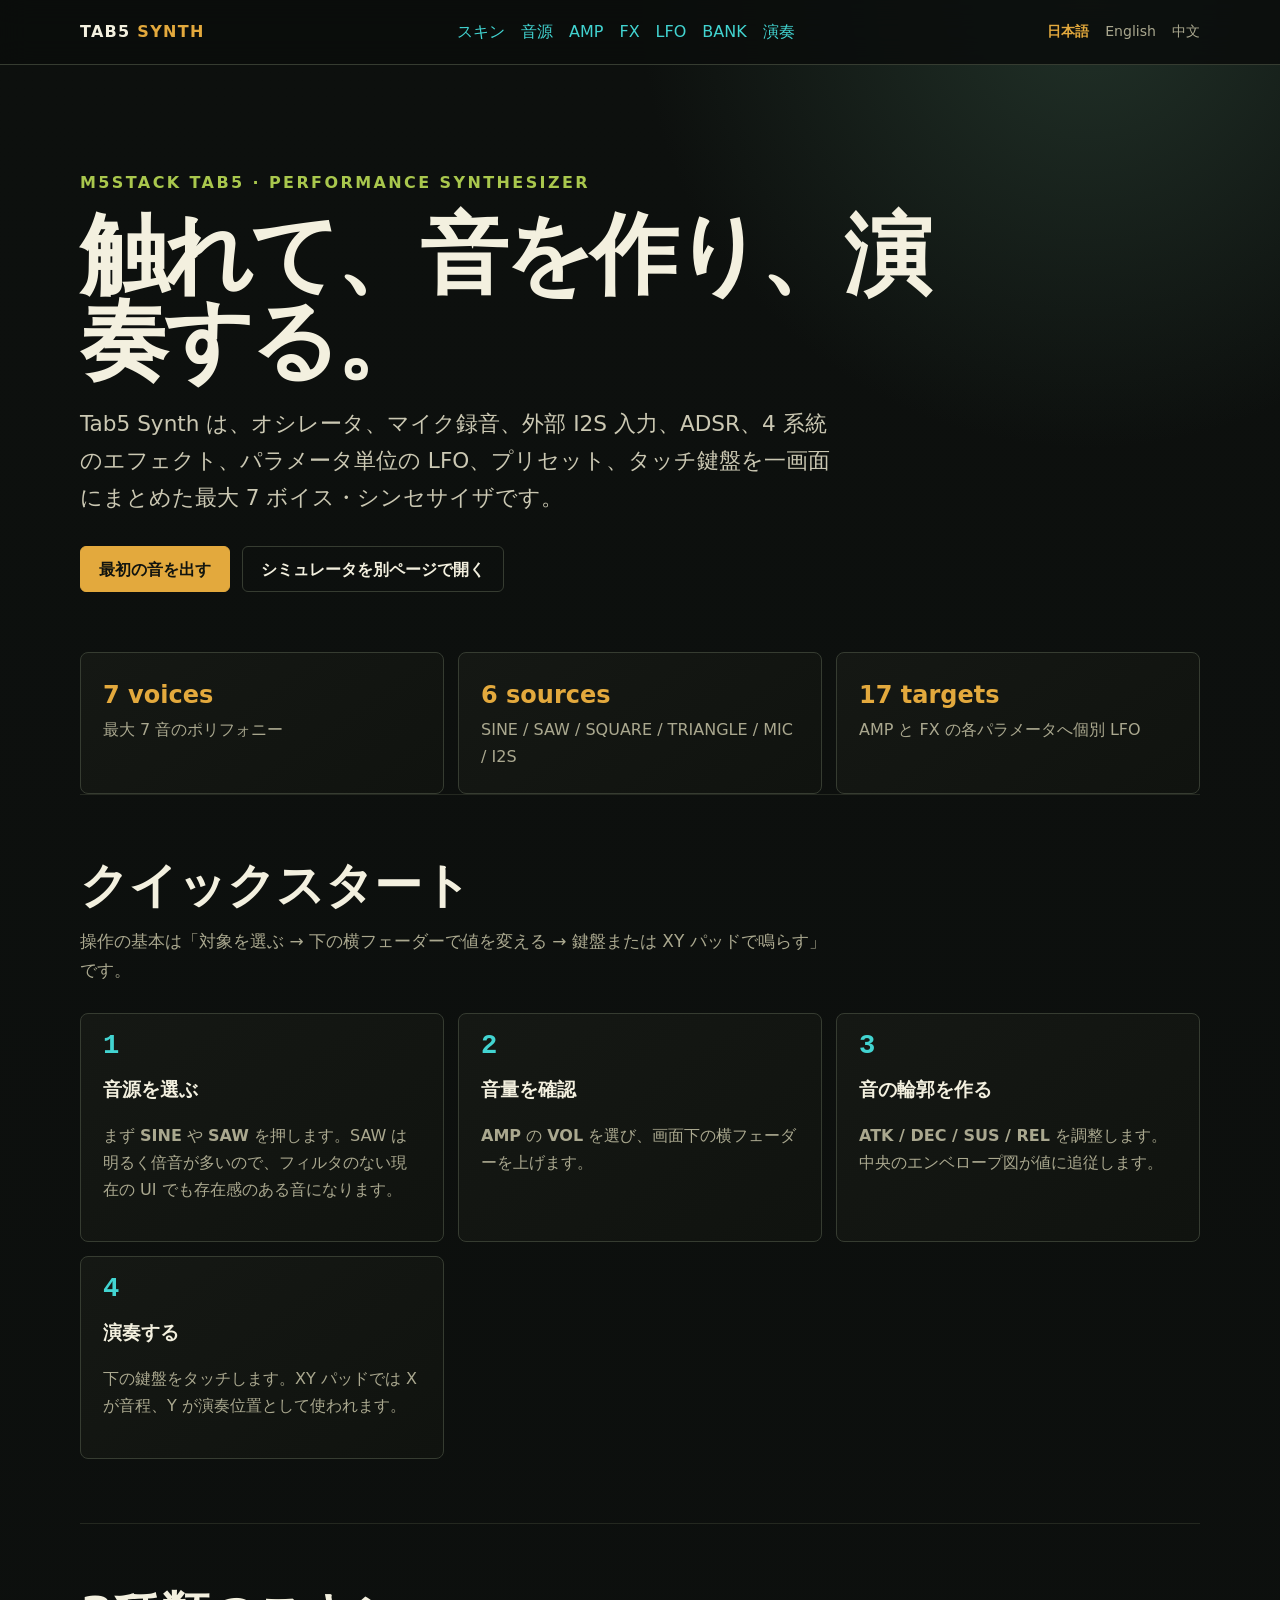
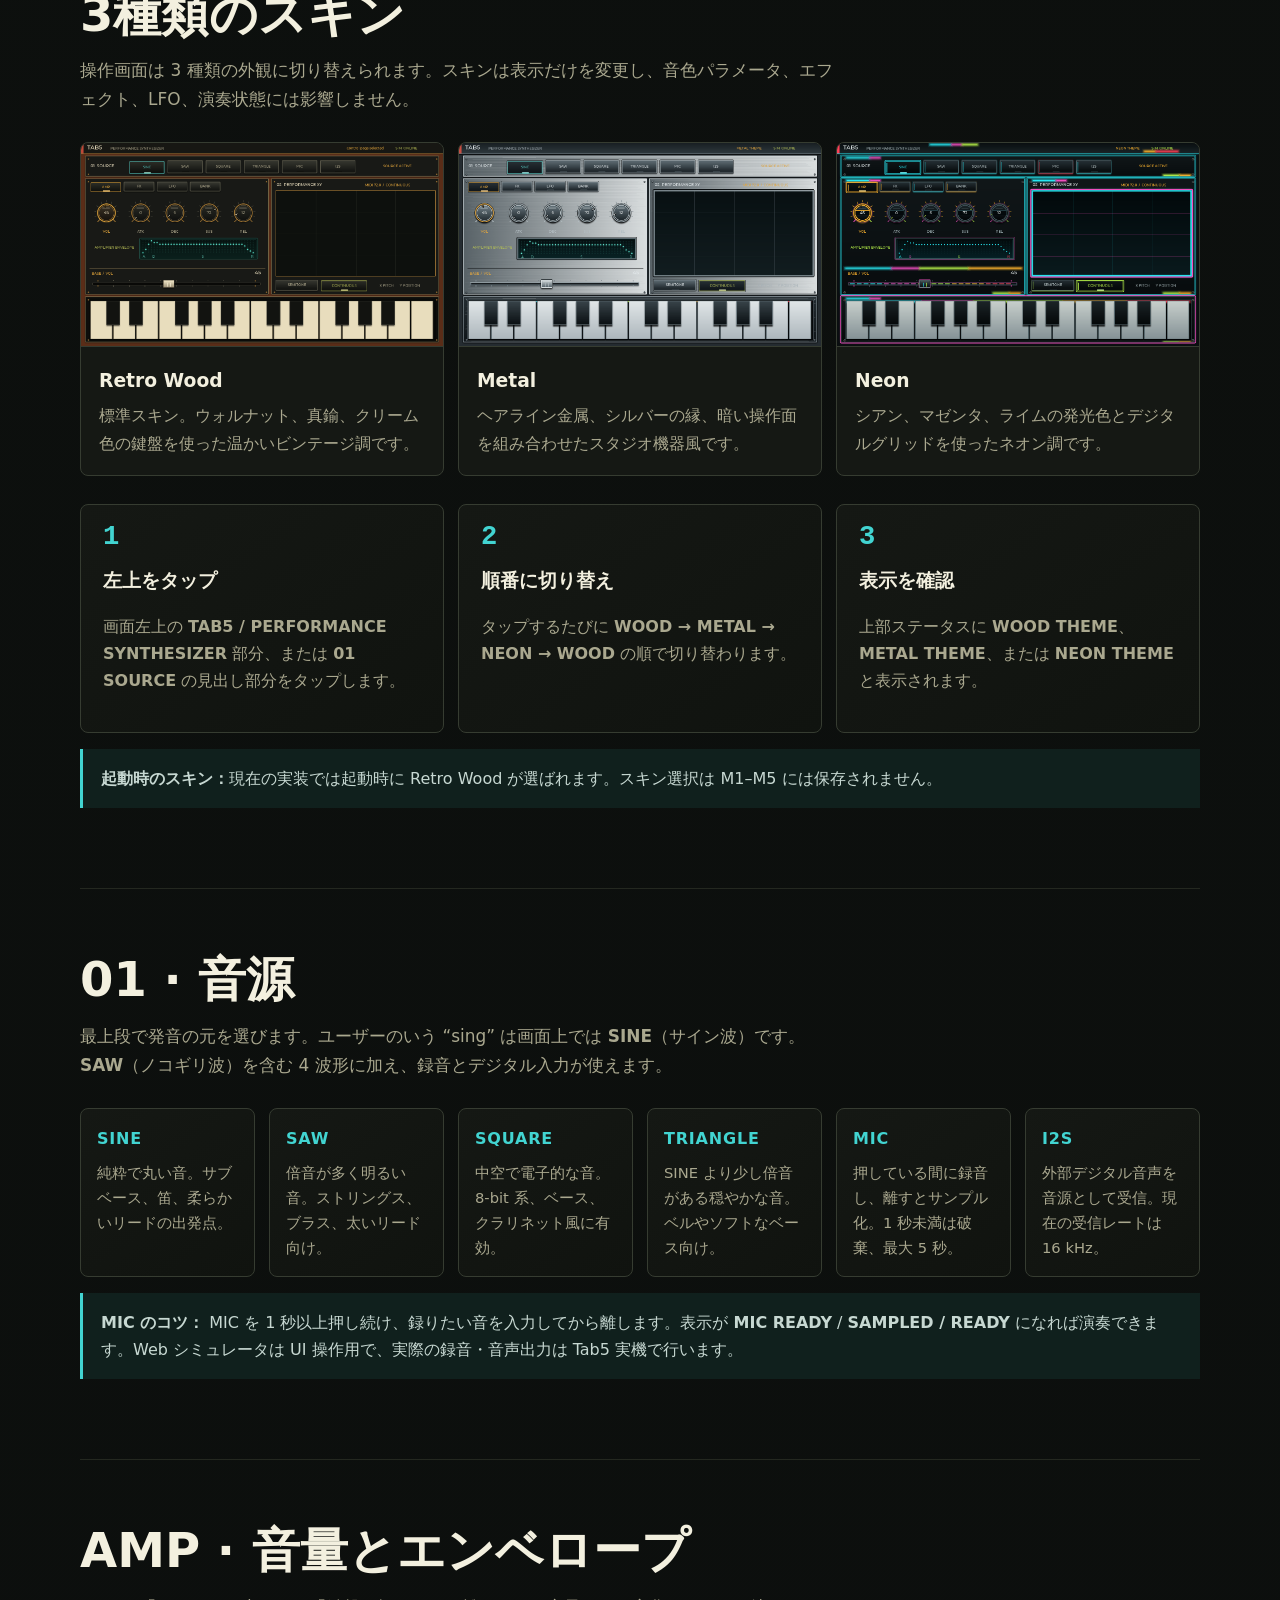
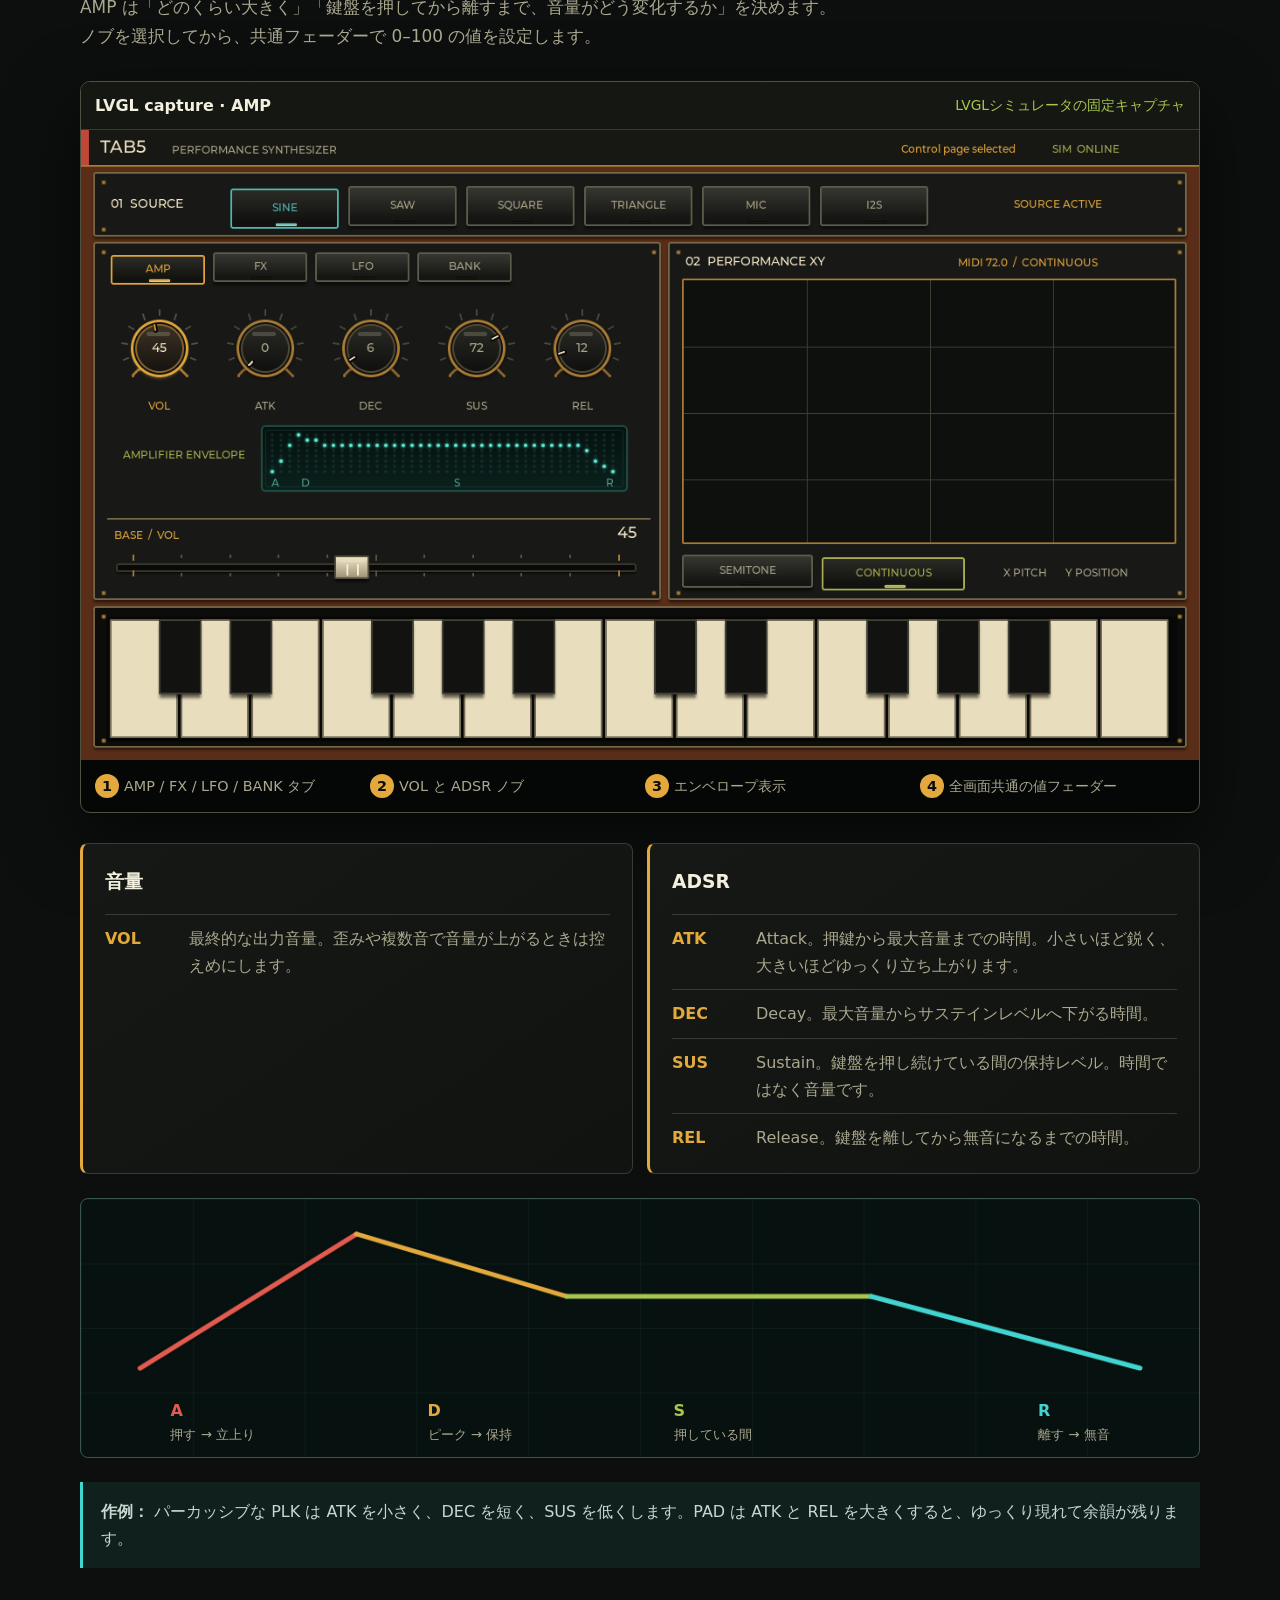
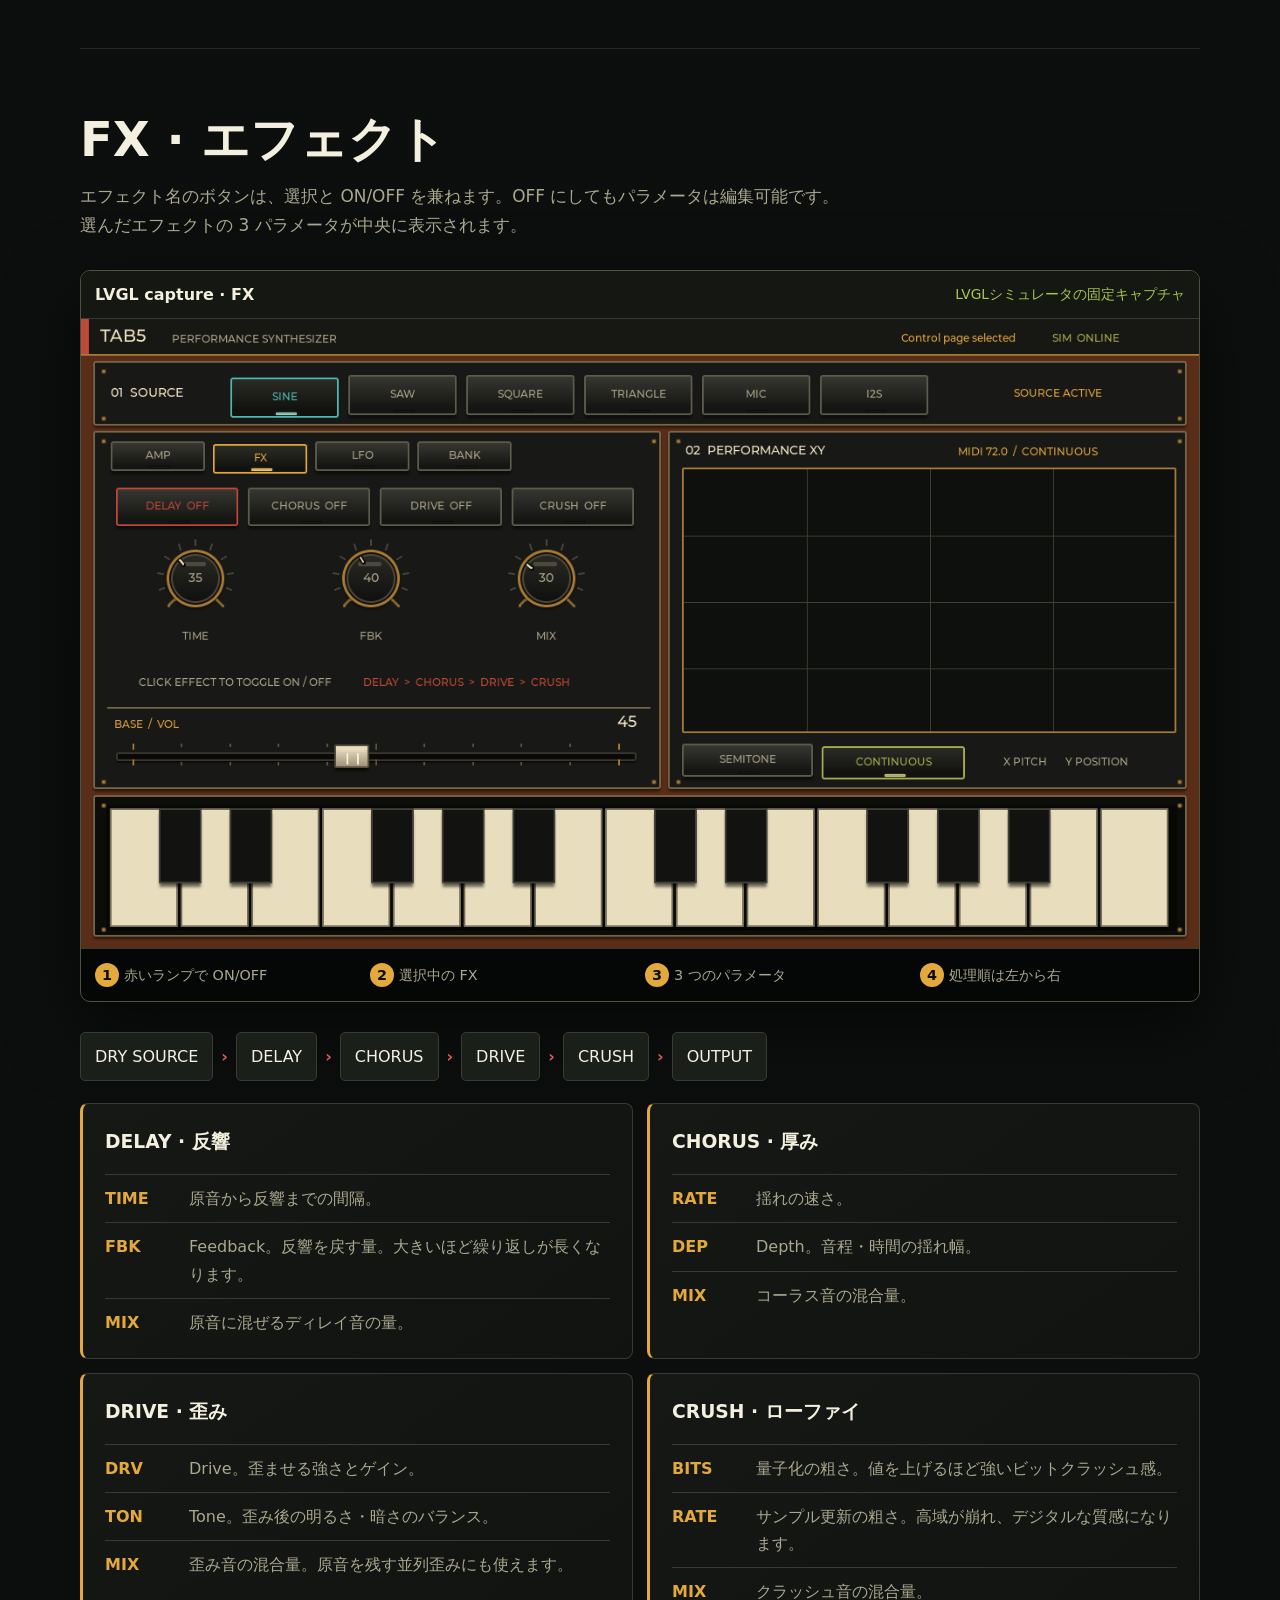
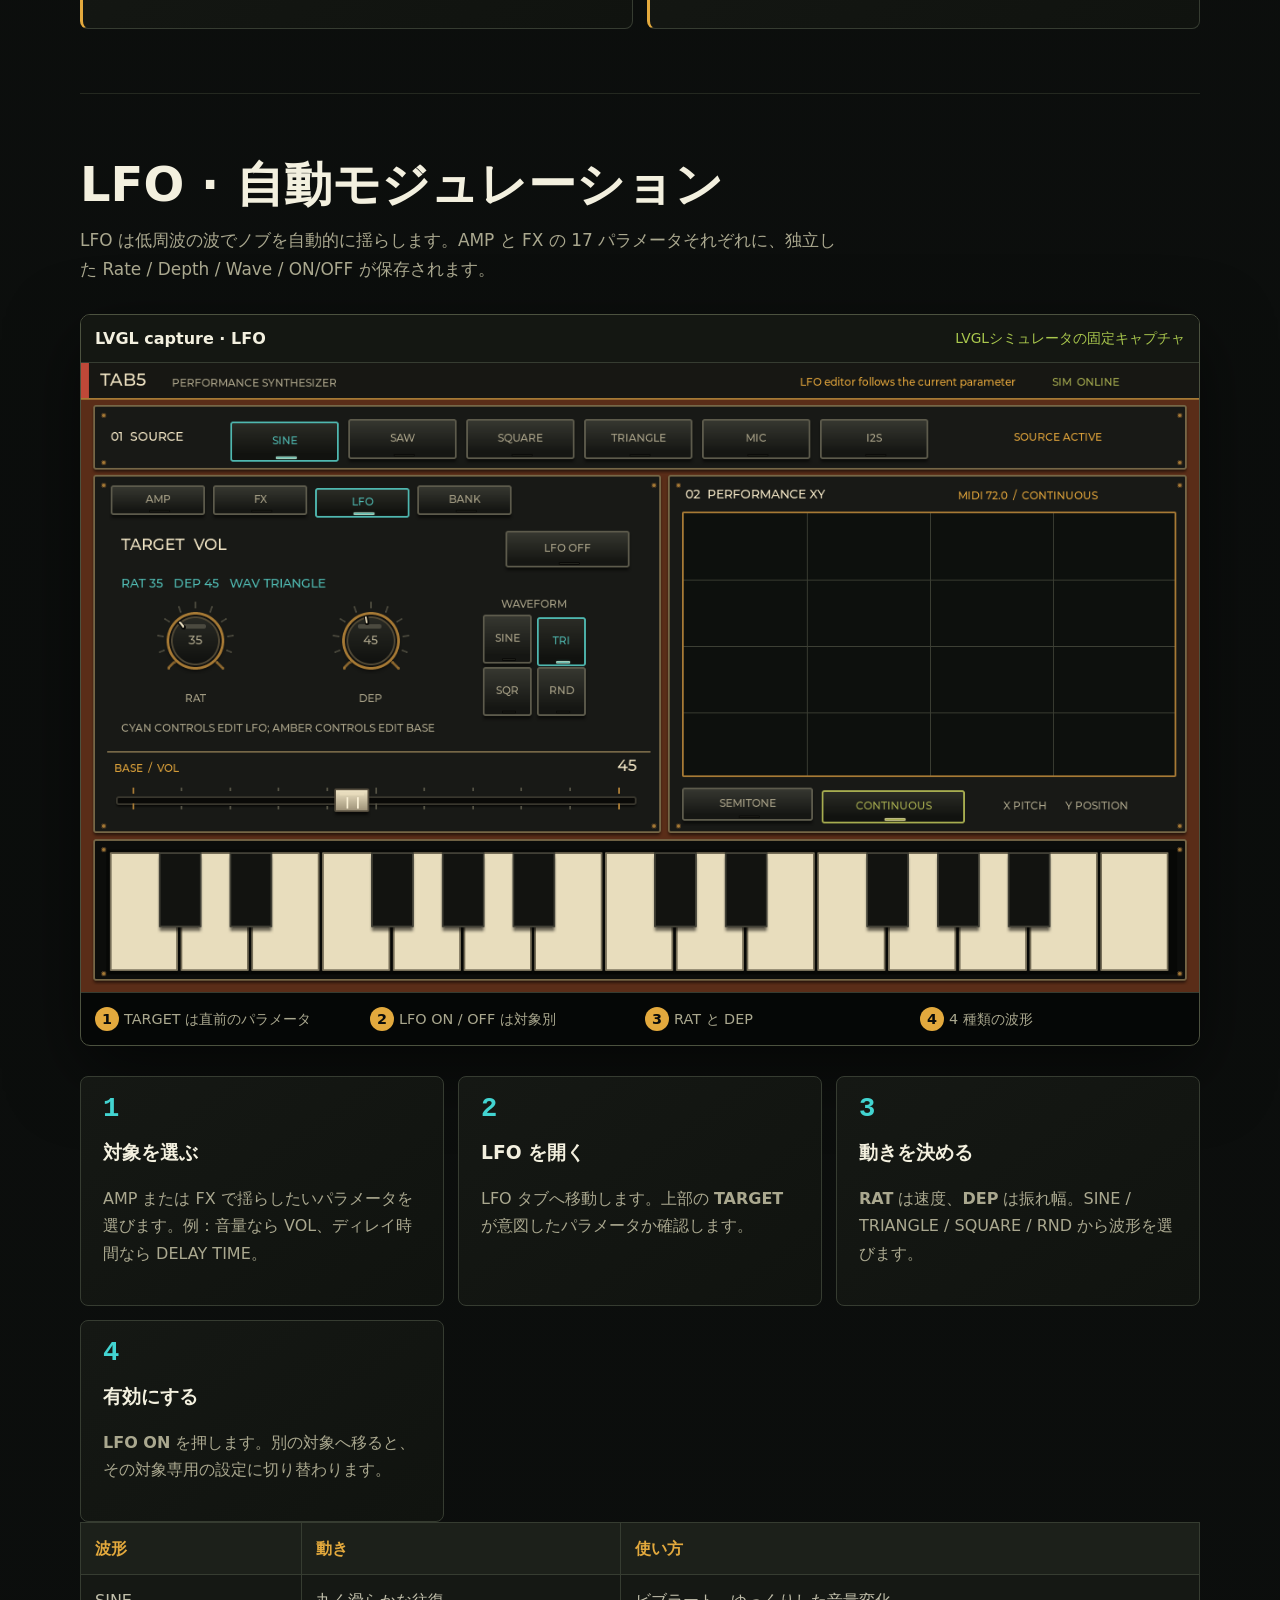
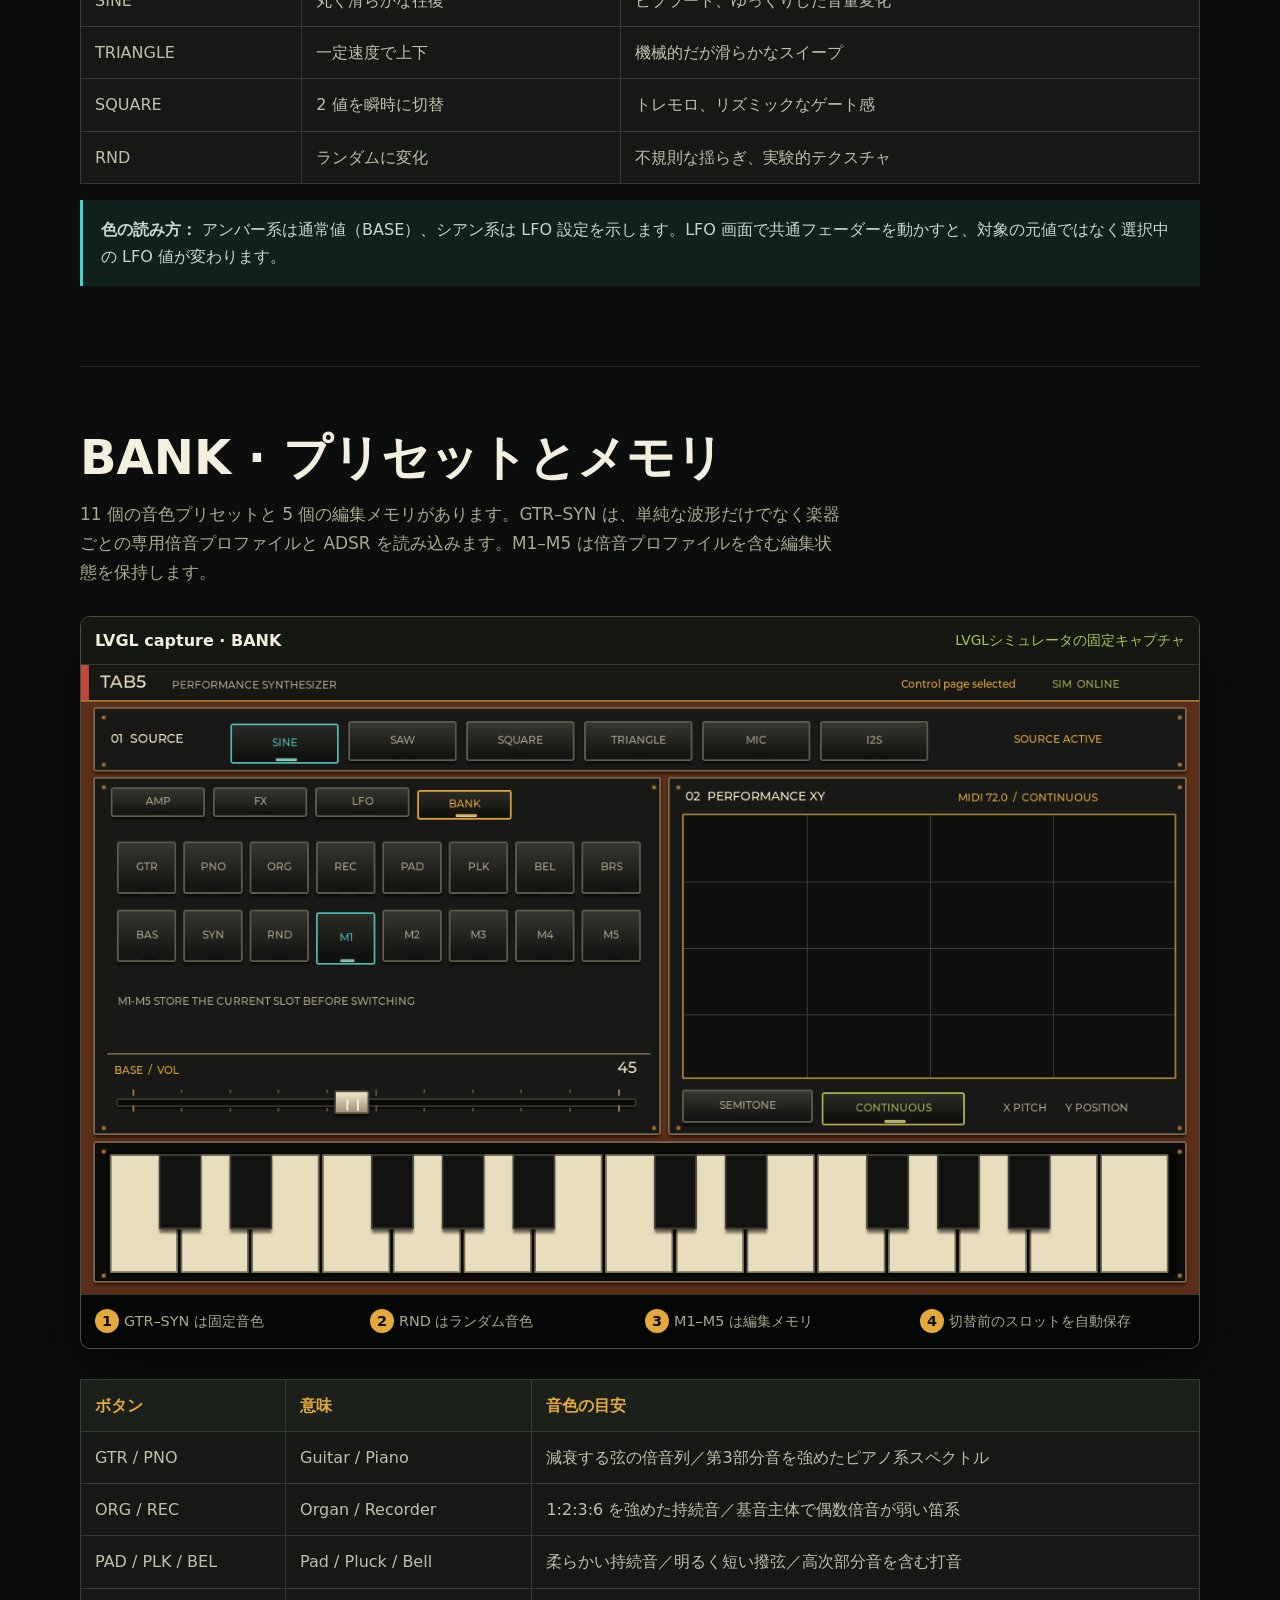
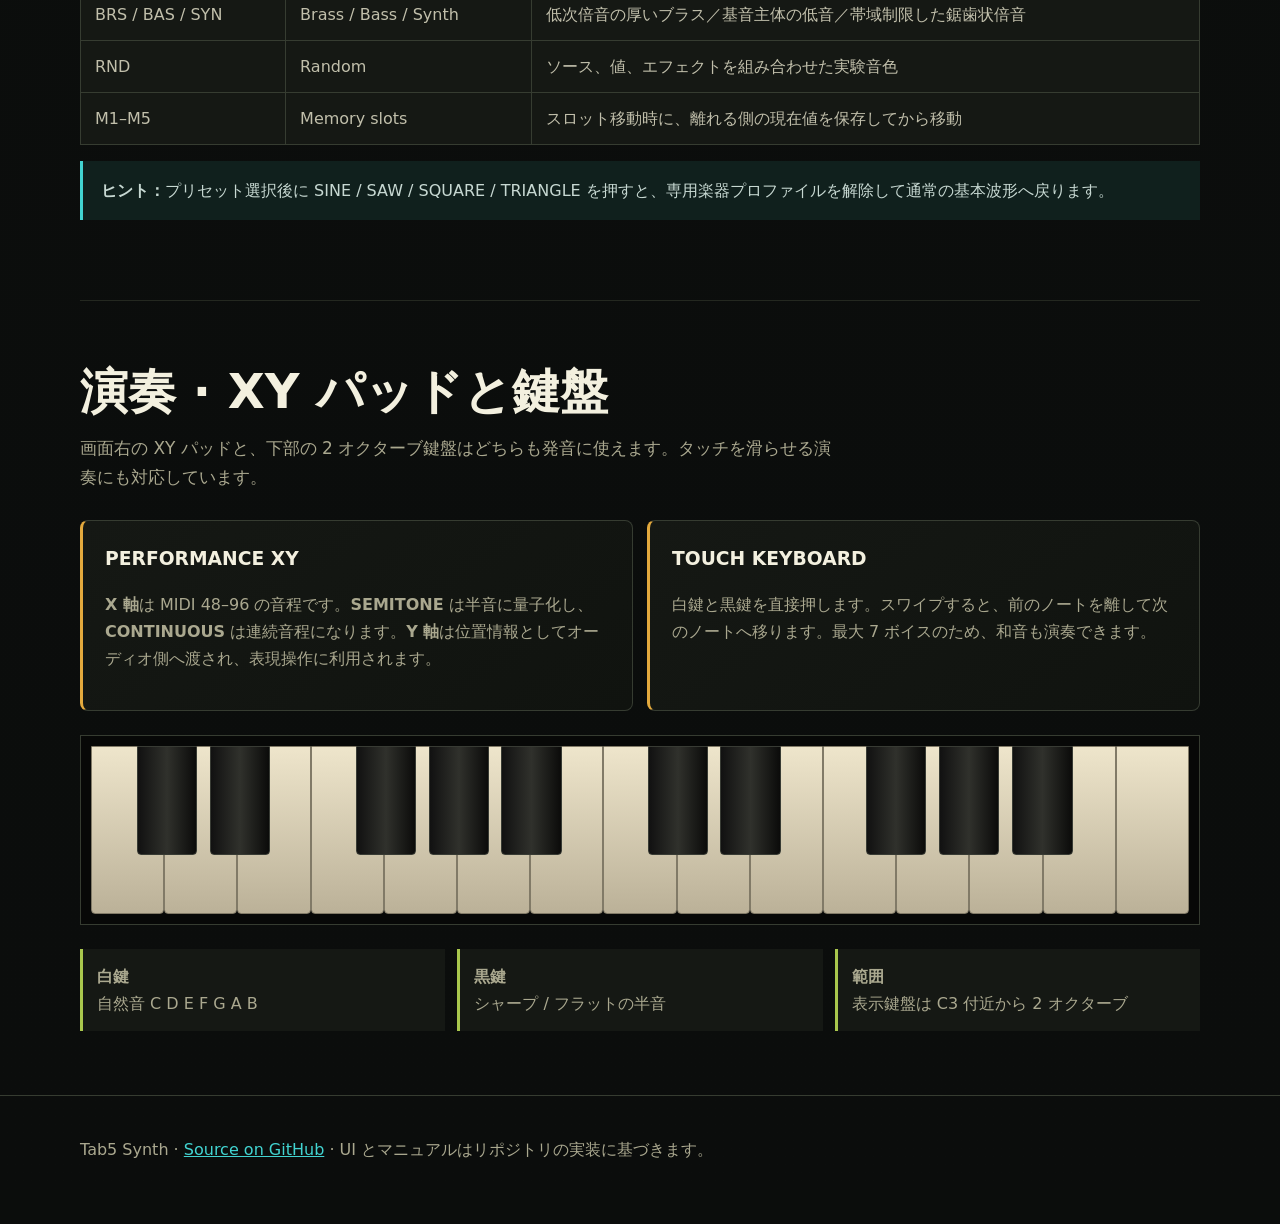
<file: docs/index.html>
<!doctype html>
<html lang="ja">
<head>
  <meta charset="utf-8">
  <meta name="viewport" content="width=device-width, initial-scale=1">
  <meta name="description" content="M5Stack Tab5 Synth の日本語ユーザーマニュアル。音源、AMP、FX、LFO、BANK、XY パッド、鍵盤を図解します。">
  <title>Tab5 Synth ユーザーマニュアル</title>
  <link rel="stylesheet" href="assets/manual.css?v=20260723-4">
</head>
<body>
  <header class="site-header">
    <nav class="nav" aria-label="メインナビゲーション">
      <a class="brand" href="#top">TAB5 <span>SYNTH</span></a>
      <div class="nav-links">
        <a href="#skins">スキン</a><a href="#sources">音源</a><a href="#amp">AMP</a><a href="#fx">FX</a>
        <a href="#lfo">LFO</a><a href="#bank">BANK</a><a href="#performance">演奏</a>
      </div>
      <div class="languages" aria-label="言語">
        <a href="./" aria-current="page">日本語</a><a href="en/">English</a><a href="zh/">中文</a>
      </div>
    </nav>
  </header>

  <main id="top">
    <div class="hero">
      <p class="eyebrow">M5Stack Tab5 · Performance Synthesizer</p>
      <h1>触れて、音を作り、演奏する。</h1>
      <p class="lede">Tab5 Synth は、オシレータ、マイク録音、外部 I2S 入力、ADSR、4 系統のエフェクト、パラメータ単位の LFO、プリセット、タッチ鍵盤を一画面にまとめた最大 7 ボイス・シンセサイザです。</p>
      <div class="hero-actions">
        <a class="button" href="#quickstart">最初の音を出す</a>
        <a class="button secondary" href="simulator.html" target="_blank" rel="noopener">シミュレータを別ページで開く</a>
      </div>
    </div>

    <div class="facts" aria-label="主な仕様">
      <div class="fact"><strong>7 voices</strong><span>最大 7 音のポリフォニー</span></div>
      <div class="fact"><strong>6 sources</strong><span>SINE / SAW / SQUARE / TRIANGLE / MIC / I2S</span></div>
      <div class="fact"><strong>17 targets</strong><span>AMP と FX の各パラメータへ個別 LFO</span></div>
    </div>

    <section id="quickstart">
      <h2>クイックスタート</h2>
      <p class="section-intro">操作の基本は「対象を選ぶ → 下の横フェーダーで値を変える → 鍵盤または XY パッドで鳴らす」です。</p>
      <div class="steps">
        <article class="step"><h3>音源を選ぶ</h3><p>まず <b>SINE</b> や <b>SAW</b> を押します。SAW は明るく倍音が多いので、フィルタのない現在の UI でも存在感のある音になります。</p></article>
        <article class="step"><h3>音量を確認</h3><p><b>AMP</b> の <b>VOL</b> を選び、画面下の横フェーダーを上げます。</p></article>
        <article class="step"><h3>音の輪郭を作る</h3><p><b>ATK / DEC / SUS / REL</b> を調整します。中央のエンベロープ図が値に追従します。</p></article>
        <article class="step"><h3>演奏する</h3><p>下の鍵盤をタッチします。XY パッドでは X が音程、Y が演奏位置として使われます。</p></article>
      </div>
    </section>

    <section id="skins">
      <h2>3種類のスキン</h2>
      <p class="section-intro">操作画面は 3 種類の外観に切り替えられます。スキンは表示だけを変更し、音色パラメータ、エフェクト、LFO、演奏状態には影響しません。</p>
      <div class="skin-grid">
        <article class="skin-card" data-skin="wood"><img class="skin-shot" src="assets/screens/skin-wood.png" alt="Retro Wood スキンのAMP画面"><div class="skin-preview">RETRO WOOD</div><div class="skin-copy"><h3>Retro Wood</h3><p>標準スキン。ウォルナット、真鍮、クリーム色の鍵盤を使った温かいビンテージ調です。</p></div></article>
        <article class="skin-card" data-skin="metal"><img class="skin-shot" src="assets/screens/skin-metal.png" alt="Metal スキンのAMP画面"><div class="skin-preview">METAL</div><div class="skin-copy"><h3>Metal</h3><p>ヘアライン金属、シルバーの縁、暗い操作面を組み合わせたスタジオ機器風です。</p></div></article>
        <article class="skin-card" data-skin="neon"><img class="skin-shot" src="assets/screens/skin-neon.png" alt="Neon スキンのAMP画面"><div class="skin-preview">NEON</div><div class="skin-copy"><h3>Neon</h3><p>シアン、マゼンタ、ライムの発光色とデジタルグリッドを使ったネオン調です。</p></div></article>
      </div>
      <div class="steps">
        <article class="step"><h3>左上をタップ</h3><p>画面左上の <b>TAB5 / PERFORMANCE SYNTHESIZER</b> 部分、または <b>01 SOURCE</b> の見出し部分をタップします。</p></article>
        <article class="step"><h3>順番に切り替え</h3><p>タップするたびに <b>WOOD → METAL → NEON → WOOD</b> の順で切り替わります。</p></article>
        <article class="step"><h3>表示を確認</h3><p>上部ステータスに <b>WOOD THEME</b>、<b>METAL THEME</b>、または <b>NEON THEME</b> と表示されます。</p></article>
      </div>
      <p class="note"><b>起動時のスキン：</b>現在の実装では起動時に Retro Wood が選ばれます。スキン選択は M1–M5 には保存されません。</p>
    </section>

    <section id="sources">
      <h2>01 · 音源</h2>
      <p class="section-intro">最上段で発音の元を選びます。ユーザーのいう “sing” は画面上では <b>SINE</b>（サイン波）です。<b>SAW</b>（ノコギリ波）を含む 4 波形に加え、録音とデジタル入力が使えます。</p>
      <div class="source-grid">
        <article class="card"><h3>SINE</h3><p>純粋で丸い音。サブベース、笛、柔らかいリードの出発点。</p></article>
        <article class="card"><h3>SAW</h3><p>倍音が多く明るい音。ストリングス、ブラス、太いリード向け。</p></article>
        <article class="card"><h3>SQUARE</h3><p>中空で電子的な音。8-bit 系、ベース、クラリネット風に有効。</p></article>
        <article class="card"><h3>TRIANGLE</h3><p>SINE より少し倍音がある穏やかな音。ベルやソフトなベース向け。</p></article>
        <article class="card"><h3>MIC</h3><p>押している間に録音し、離すとサンプル化。1 秒未満は破棄、最大 5 秒。</p></article>
        <article class="card"><h3>I2S</h3><p>外部デジタル音声を音源として受信。現在の受信レートは 16 kHz。</p></article>
      </div>
      <p class="note"><b>MIC のコツ：</b> MIC を 1 秒以上押し続け、録りたい音を入力してから離します。表示が <b>MIC READY</b> / <b>SAMPLED / READY</b> になれば演奏できます。Web シミュレータは UI 操作用で、実際の録音・音声出力は Tab5 実機で行います。</p>
    </section>

    <section id="amp">
      <h2>AMP · 音量とエンベロープ</h2>
      <p class="section-intro">AMP は「どのくらい大きく」「鍵盤を押してから離すまで、音量がどう変化するか」を決めます。ノブを選択してから、共通フェーダーで 0–100 の値を設定します。</p>
      <figure class="sim-figure">
        <div class="sim-toolbar"><strong>LVGL capture · AMP</strong><span class="capture-status">LVGLシミュレータの固定キャプチャ</span></div>

        <img class="sim-shot" src="assets/screens/amp.png" alt="Tab5 Synth の AMP 画面">
        <figcaption class="callouts">
          <span class="callout"><b>1</b>AMP / FX / LFO / BANK タブ</span>
          <span class="callout"><b>2</b>VOL と ADSR ノブ</span>
          <span class="callout"><b>3</b>エンベロープ表示</span>
          <span class="callout"><b>4</b>全画面共通の値フェーダー</span>
        </figcaption>
      </figure>

      <div class="parameter-grid">
        <article class="card"><h3>音量</h3><dl class="parameter-list"><div class="parameter"><dt>VOL</dt><dd>最終的な出力音量。歪みや複数音で音量が上がるときは控えめにします。</dd></div></dl></article>
        <article class="card"><h3>ADSR</h3><dl class="parameter-list">
          <div class="parameter"><dt>ATK</dt><dd>Attack。押鍵から最大音量までの時間。小さいほど鋭く、大きいほどゆっくり立ち上がります。</dd></div>
          <div class="parameter"><dt>DEC</dt><dd>Decay。最大音量からサステインレベルへ下がる時間。</dd></div>
          <div class="parameter"><dt>SUS</dt><dd>Sustain。鍵盤を押し続けている間の保持レベル。時間ではなく音量です。</dd></div>
          <div class="parameter"><dt>REL</dt><dd>Release。鍵盤を離してから無音になるまでの時間。</dd></div>
        </dl></article>
      </div>

      <div class="envelope" role="img" aria-label="ADSR エンベロープ図">
        <canvas class="env-canvas" width="1000" height="180" aria-hidden="true"></canvas>
        <span class="env-label a">A<small>押す → 立上り</small></span>
        <span class="env-label d">D<small>ピーク → 保持</small></span>
        <span class="env-label s">S<small>押している間</small></span>
        <span class="env-label r">R<small>離す → 無音</small></span>
      </div>
      <p class="note"><b>作例：</b> パーカッシブな PLK は ATK を小さく、DEC を短く、SUS を低くします。PAD は ATK と REL を大きくすると、ゆっくり現れて余韻が残ります。</p>
    </section>

    <section id="fx">
      <h2>FX · エフェクト</h2>
      <p class="section-intro">エフェクト名のボタンは、選択と ON/OFF を兼ねます。OFF にしてもパラメータは編集可能です。選んだエフェクトの 3 パラメータが中央に表示されます。</p>
      <figure class="sim-figure">
        <div class="sim-toolbar"><strong>LVGL capture · FX</strong><span class="capture-status">LVGLシミュレータの固定キャプチャ</span></div>

        <img class="sim-shot" src="assets/screens/fx.png" alt="Tab5 Synth の FX 画面">
        <figcaption class="callouts">
          <span class="callout"><b>1</b>赤いランプで ON/OFF</span>
          <span class="callout"><b>2</b>選択中の FX</span>
          <span class="callout"><b>3</b>3 つのパラメータ</span>
          <span class="callout"><b>4</b>処理順は左から右</span>
        </figcaption>
      </figure>

      <div class="signal-chain" aria-label="エフェクト処理順"><span>DRY SOURCE</span><i>›</i><span>DELAY</span><i>›</i><span>CHORUS</span><i>›</i><span>DRIVE</span><i>›</i><span>CRUSH</span><i>›</i><span>OUTPUT</span></div>
      <div class="parameter-grid">
        <article class="card"><h3>DELAY · 反響</h3><dl class="parameter-list">
          <div class="parameter"><dt>TIME</dt><dd>原音から反響までの間隔。</dd></div><div class="parameter"><dt>FBK</dt><dd>Feedback。反響を戻す量。大きいほど繰り返しが長くなります。</dd></div><div class="parameter"><dt>MIX</dt><dd>原音に混ぜるディレイ音の量。</dd></div>
        </dl></article>
        <article class="card"><h3>CHORUS · 厚み</h3><dl class="parameter-list">
          <div class="parameter"><dt>RATE</dt><dd>揺れの速さ。</dd></div><div class="parameter"><dt>DEP</dt><dd>Depth。音程・時間の揺れ幅。</dd></div><div class="parameter"><dt>MIX</dt><dd>コーラス音の混合量。</dd></div>
        </dl></article>
        <article class="card"><h3>DRIVE · 歪み</h3><dl class="parameter-list">
          <div class="parameter"><dt>DRV</dt><dd>Drive。歪ませる強さとゲイン。</dd></div><div class="parameter"><dt>TON</dt><dd>Tone。歪み後の明るさ・暗さのバランス。</dd></div><div class="parameter"><dt>MIX</dt><dd>歪み音の混合量。原音を残す並列歪みにも使えます。</dd></div>
        </dl></article>
        <article class="card"><h3>CRUSH · ローファイ</h3><dl class="parameter-list">
          <div class="parameter"><dt>BITS</dt><dd>量子化の粗さ。値を上げるほど強いビットクラッシュ感。</dd></div><div class="parameter"><dt>RATE</dt><dd>サンプル更新の粗さ。高域が崩れ、デジタルな質感になります。</dd></div><div class="parameter"><dt>MIX</dt><dd>クラッシュ音の混合量。</dd></div>
        </dl></article>
      </div>
    </section>

    <section id="lfo">
      <h2>LFO · 自動モジュレーション</h2>
      <p class="section-intro">LFO は低周波の波でノブを自動的に揺らします。AMP と FX の 17 パラメータそれぞれに、独立した Rate / Depth / Wave / ON/OFF が保存されます。</p>
      <figure class="sim-figure">
        <div class="sim-toolbar"><strong>LVGL capture · LFO</strong><span class="capture-status">LVGLシミュレータの固定キャプチャ</span></div>

        <img class="sim-shot" src="assets/screens/lfo.png" alt="Tab5 Synth の LFO 画面">
        <figcaption class="callouts">
          <span class="callout"><b>1</b>TARGET は直前のパラメータ</span>
          <span class="callout"><b>2</b>LFO ON / OFF は対象別</span>
          <span class="callout"><b>3</b>RAT と DEP</span>
          <span class="callout"><b>4</b>4 種類の波形</span>
        </figcaption>
      </figure>
      <div class="steps">
        <article class="step"><h3>対象を選ぶ</h3><p>AMP または FX で揺らしたいパラメータを選びます。例：音量なら VOL、ディレイ時間なら DELAY TIME。</p></article>
        <article class="step"><h3>LFO を開く</h3><p>LFO タブへ移動します。上部の <b>TARGET</b> が意図したパラメータか確認します。</p></article>
        <article class="step"><h3>動きを決める</h3><p><b>RAT</b> は速度、<b>DEP</b> は振れ幅。SINE / TRIANGLE / SQUARE / RND から波形を選びます。</p></article>
        <article class="step"><h3>有効にする</h3><p><b>LFO ON</b> を押します。別の対象へ移ると、その対象専用の設定に切り替わります。</p></article>
      </div>
      <table>
        <thead><tr><th>波形</th><th>動き</th><th>使い方</th></tr></thead>
        <tbody>
          <tr><td>SINE</td><td>丸く滑らかな往復</td><td>ビブラート、ゆっくりした音量変化</td></tr>
          <tr><td>TRIANGLE</td><td>一定速度で上下</td><td>機械的だが滑らかなスイープ</td></tr>
          <tr><td>SQUARE</td><td>2 値を瞬時に切替</td><td>トレモロ、リズミックなゲート感</td></tr>
          <tr><td>RND</td><td>ランダムに変化</td><td>不規則な揺らぎ、実験的テクスチャ</td></tr>
        </tbody>
      </table>
      <p class="note"><b>色の読み方：</b> アンバー系は通常値（BASE）、シアン系は LFO 設定を示します。LFO 画面で共通フェーダーを動かすと、対象の元値ではなく選択中の LFO 値が変わります。</p>
    </section>

    <section id="bank">
      <h2>BANK · プリセットとメモリ</h2>
      <p class="section-intro">11 個の音色プリセットと 5 個の編集メモリがあります。GTR–SYN は、単純な波形だけでなく楽器ごとの専用倍音プロファイルと ADSR を読み込みます。M1–M5 は倍音プロファイルを含む編集状態を保持します。</p>
      <figure class="sim-figure">
        <div class="sim-toolbar"><strong>LVGL capture · BANK</strong><span class="capture-status">LVGLシミュレータの固定キャプチャ</span></div>

        <img class="sim-shot" src="assets/screens/bank.png" alt="Tab5 Synth の BANK 画面">
        <figcaption class="callouts">
          <span class="callout"><b>1</b>GTR–SYN は固定音色</span>
          <span class="callout"><b>2</b>RND はランダム音色</span>
          <span class="callout"><b>3</b>M1–M5 は編集メモリ</span>
          <span class="callout"><b>4</b>切替前のスロットを自動保存</span>
        </figcaption>
      </figure>
      <table>
        <thead><tr><th>ボタン</th><th>意味</th><th>音色の目安</th></tr></thead>
        <tbody>
          <tr><td>GTR / PNO</td><td>Guitar / Piano</td><td>減衰する弦の倍音列／第3部分音を強めたピアノ系スペクトル</td></tr>
          <tr><td>ORG / REC</td><td>Organ / Recorder</td><td>1:2:3:6 を強めた持続音／基音主体で偶数倍音が弱い笛系</td></tr>
          <tr><td>PAD / PLK / BEL</td><td>Pad / Pluck / Bell</td><td>柔らかい持続音／明るく短い撥弦／高次部分音を含む打音</td></tr>
          <tr><td>BRS / BAS / SYN</td><td>Brass / Bass / Synth</td><td>低次倍音の厚いブラス／基音主体の低音／帯域制限した鋸歯状倍音</td></tr>
          <tr><td>RND</td><td>Random</td><td>ソース、値、エフェクトを組み合わせた実験音色</td></tr>
          <tr><td>M1–M5</td><td>Memory slots</td><td>スロット移動時に、離れる側の現在値を保存してから移動</td></tr>
        </tbody>
      </table>
      <p class="note"><b>ヒント：</b>プリセット選択後に SINE / SAW / SQUARE / TRIANGLE を押すと、専用楽器プロファイルを解除して通常の基本波形へ戻ります。</p>
    </section>

    <section id="performance">
      <h2>演奏 · XY パッドと鍵盤</h2>
      <p class="section-intro">画面右の XY パッドと、下部の 2 オクターブ鍵盤はどちらも発音に使えます。タッチを滑らせる演奏にも対応しています。</p>
      <div class="parameter-grid">
        <article class="card"><h3>PERFORMANCE XY</h3><p><b>X 軸</b>は MIDI 48–96 の音程です。<b>SEMITONE</b> は半音に量子化し、<b>CONTINUOUS</b> は連続音程になります。<b>Y 軸</b>は位置情報としてオーディオ側へ渡され、表現操作に利用されます。</p></article>
        <article class="card"><h3>TOUCH KEYBOARD</h3><p>白鍵と黒鍵を直接押します。スワイプすると、前のノートを離して次のノートへ移ります。最大 7 ボイスのため、和音も演奏できます。</p></article>
      </div>
      <div class="piano" role="img" aria-label="2 オクターブのピアノ鍵盤図">
        <i class="white-key"></i><i class="white-key"></i><i class="white-key"></i><i class="white-key"></i><i class="white-key"></i><i class="white-key"></i><i class="white-key"></i>
        <i class="white-key"></i><i class="white-key"></i><i class="white-key"></i><i class="white-key"></i><i class="white-key"></i><i class="white-key"></i><i class="white-key"></i><i class="white-key"></i>
        <i class="black-key" style="left:5%"></i><i class="black-key" style="left:11.5%"></i><i class="black-key" style="left:24.6%"></i><i class="black-key" style="left:31.1%"></i><i class="black-key" style="left:37.6%"></i>
        <i class="black-key" style="left:50.7%"></i><i class="black-key" style="left:57.2%"></i><i class="black-key" style="left:70.2%"></i><i class="black-key" style="left:76.7%"></i><i class="black-key" style="left:83.3%"></i>
      </div>
      <div class="keyboard-notes">
        <div><b>白鍵</b><br>自然音 C D E F G A B</div>
        <div><b>黒鍵</b><br>シャープ / フラットの半音</div>
        <div><b>範囲</b><br>表示鍵盤は C3 付近から 2 オクターブ</div>
      </div>
    </section>

  </main>

  <footer class="footer"><div style="width:min(var(--max),calc(100% - 32px));margin:auto">Tab5 Synth · <a href="https://github.com/airpocket-soundman/Tab5_synth">Source on GitHub</a> · UI とマニュアルはリポジトリの実装に基づきます。</div></footer>
  <script src="assets/manual.js?v=20260723-4"></script>
</body>
</html>
</file>
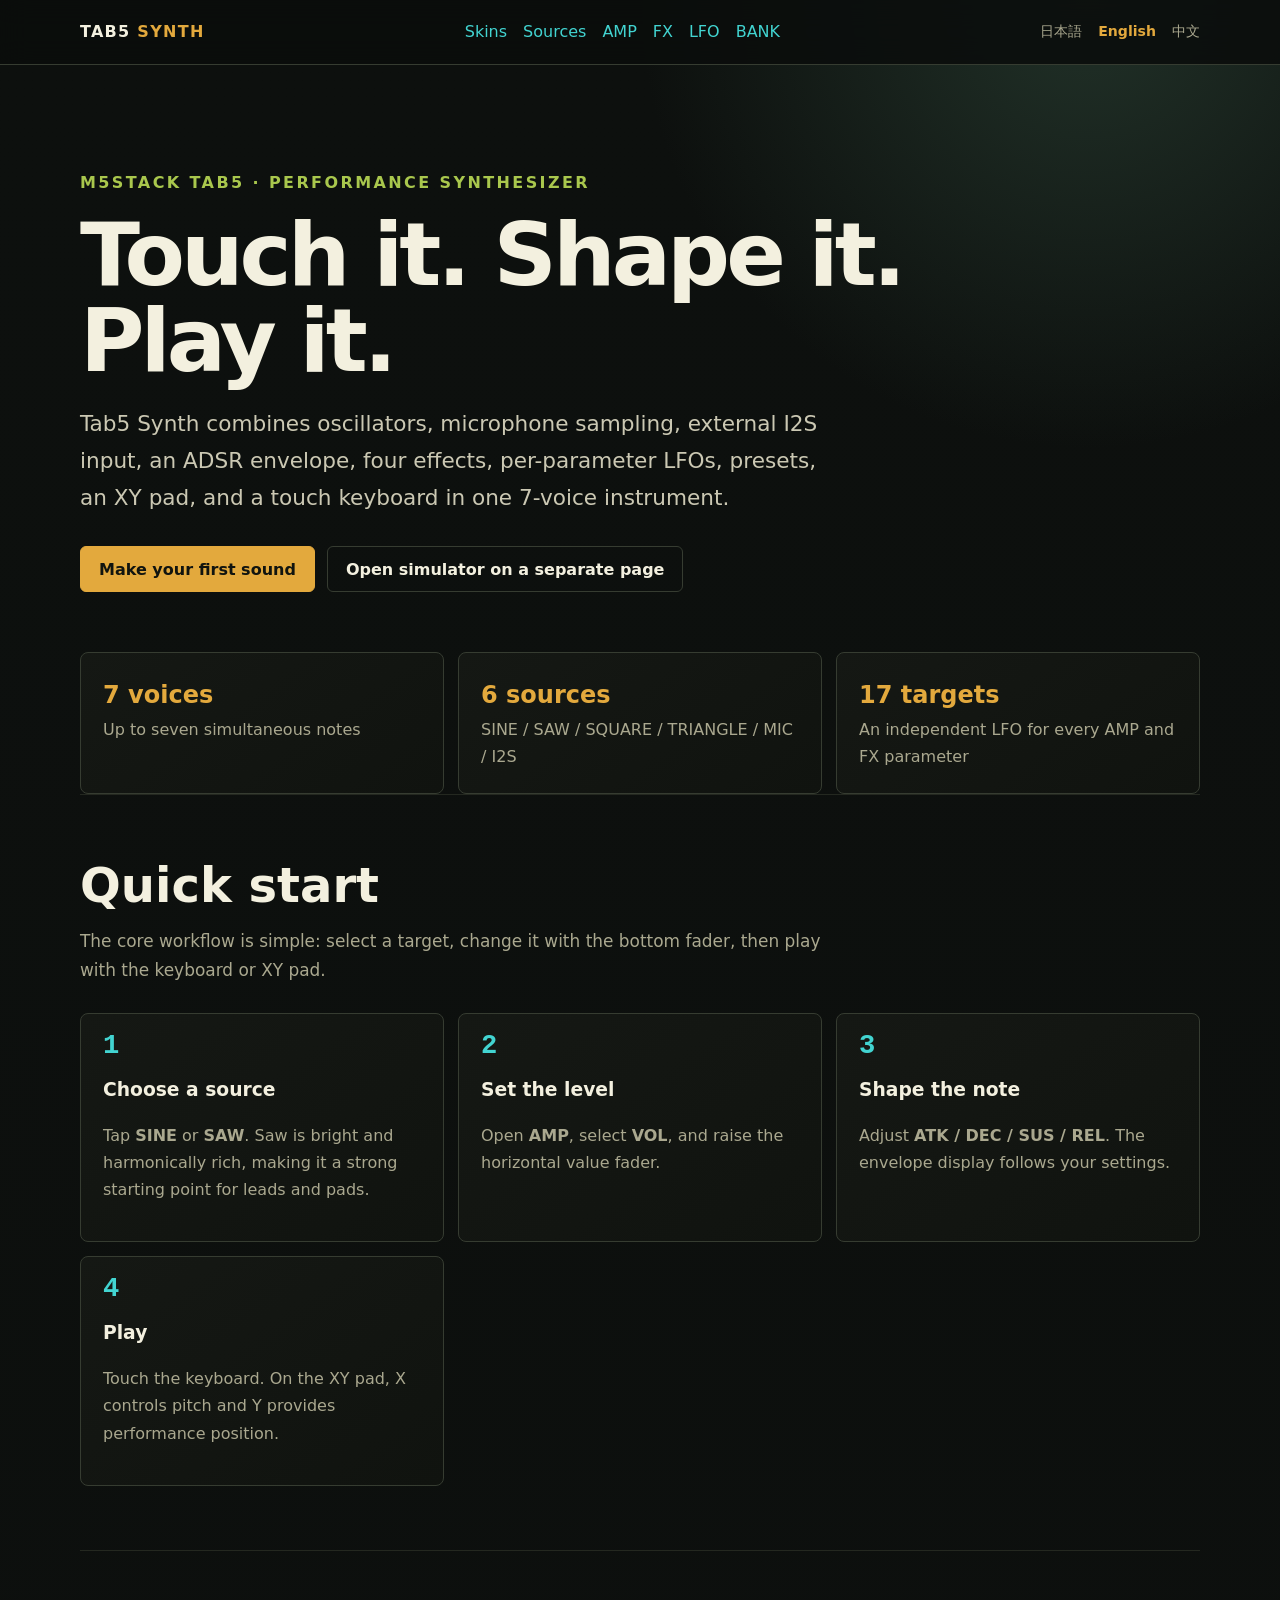
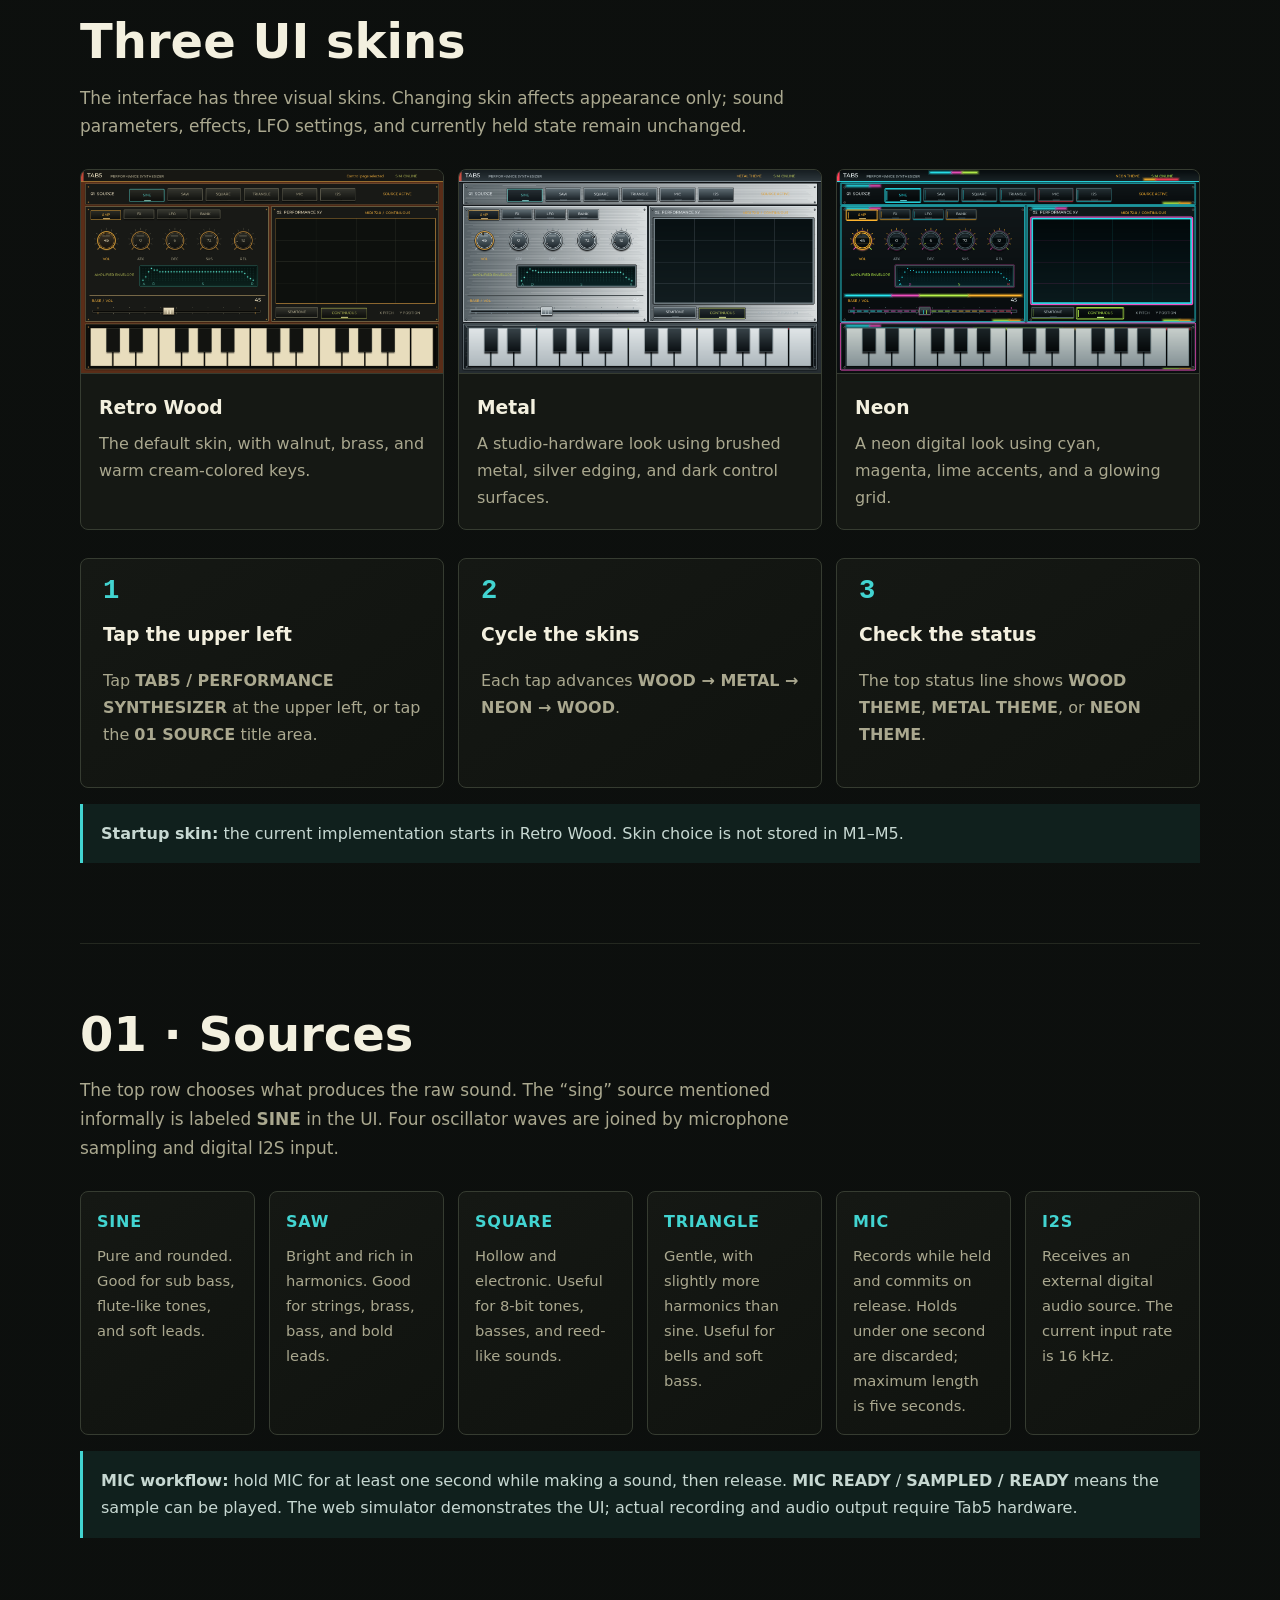
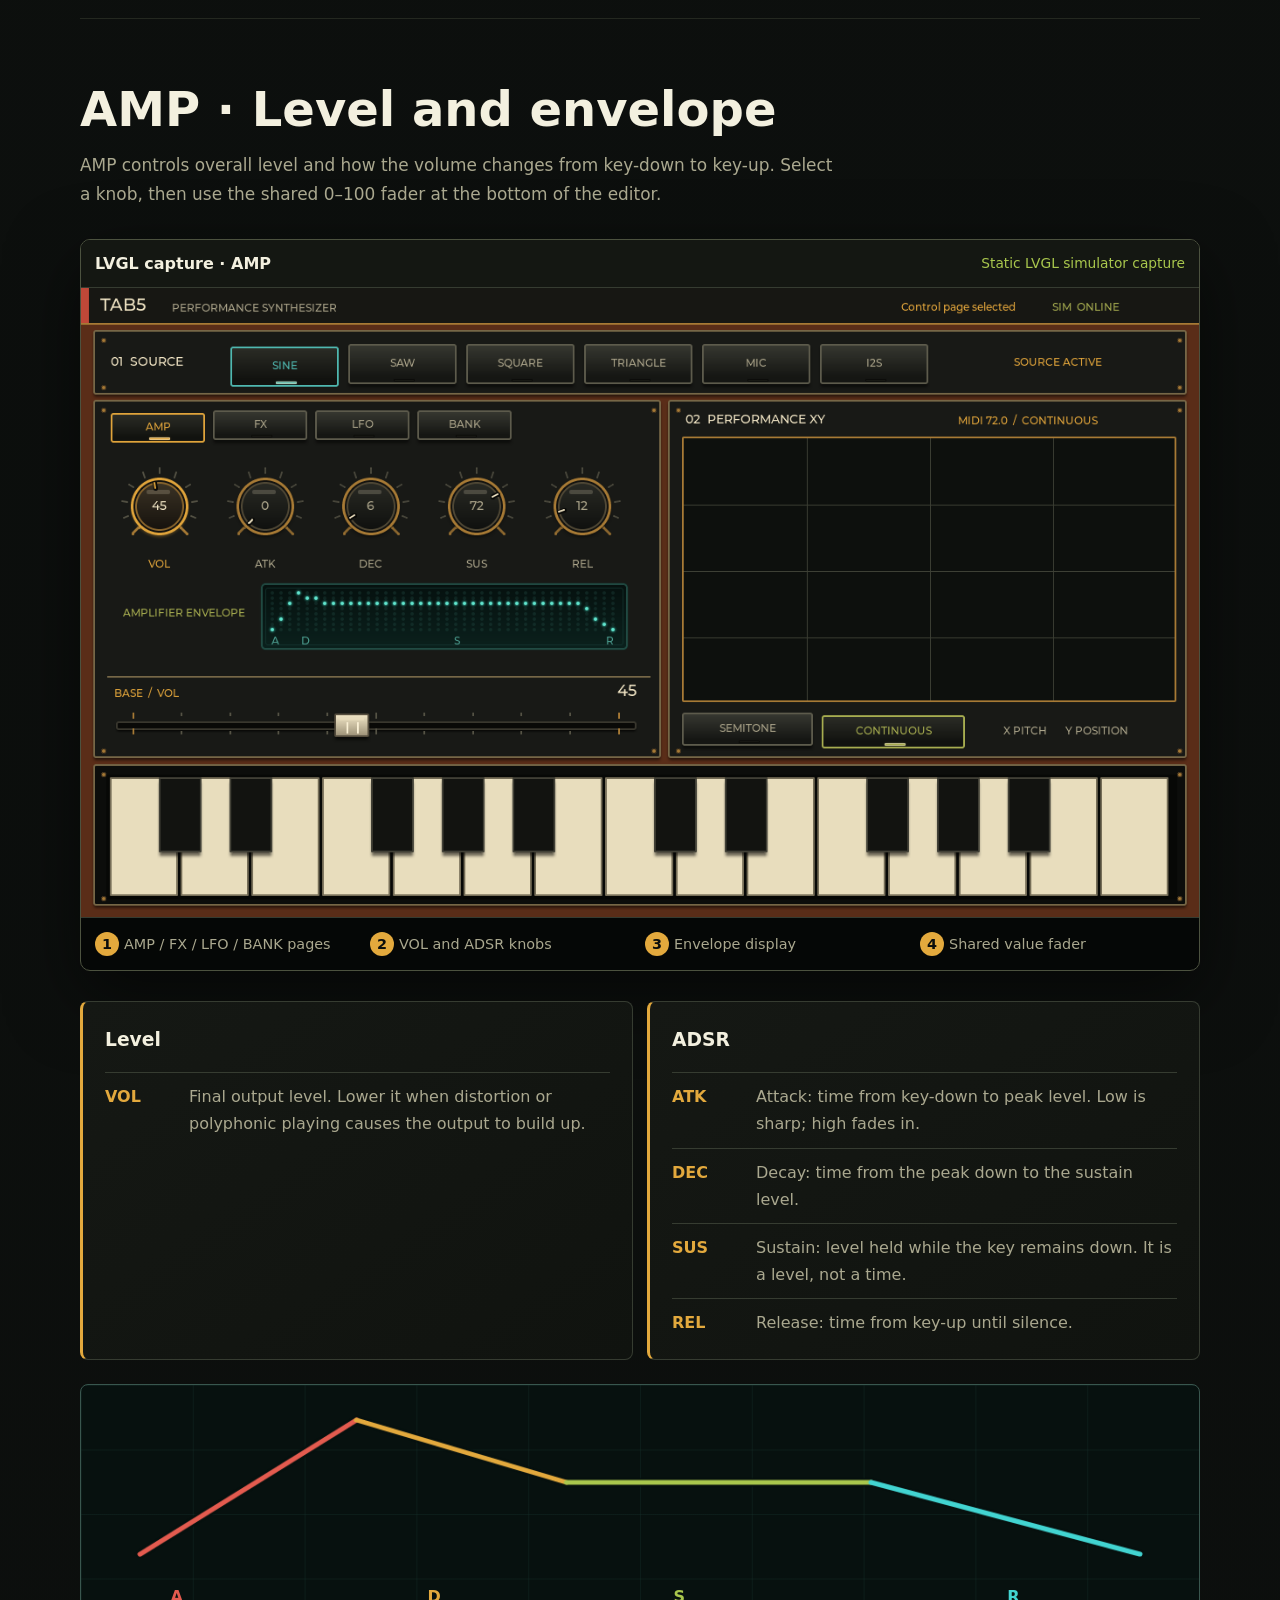
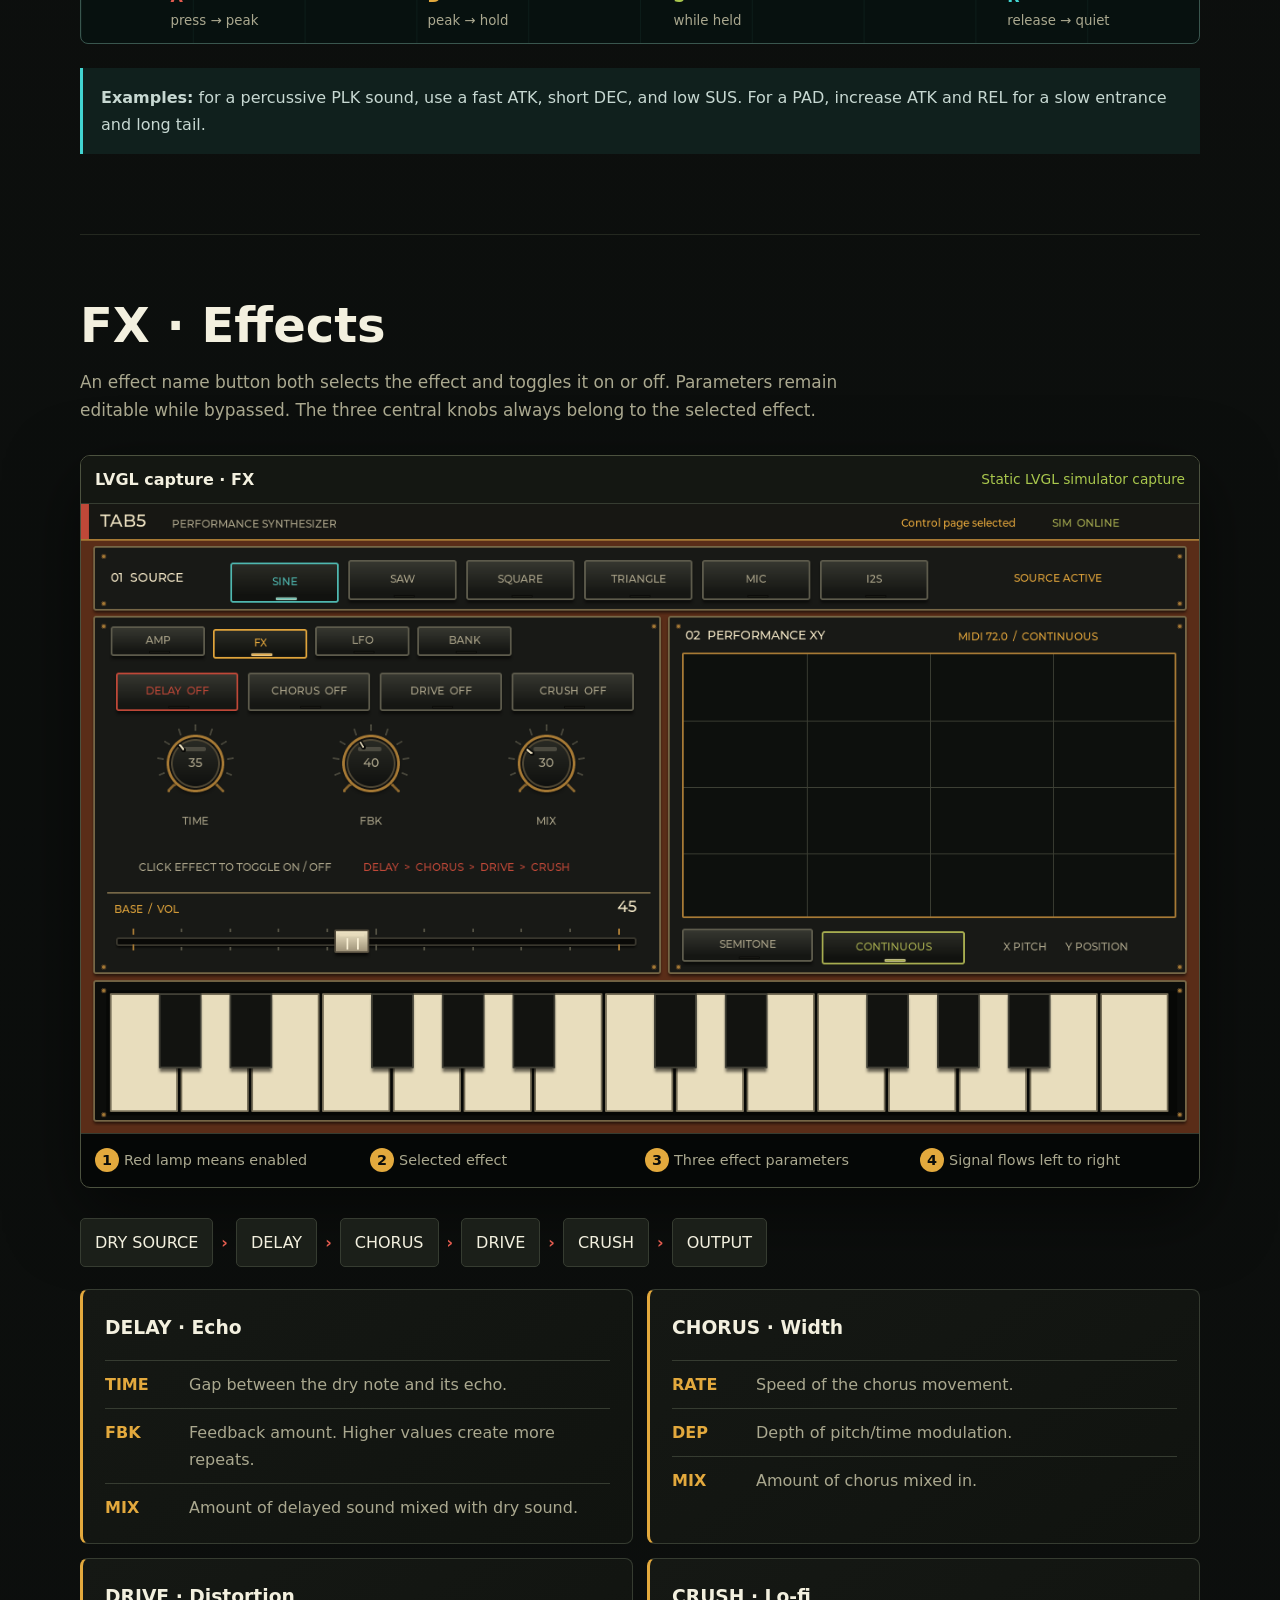
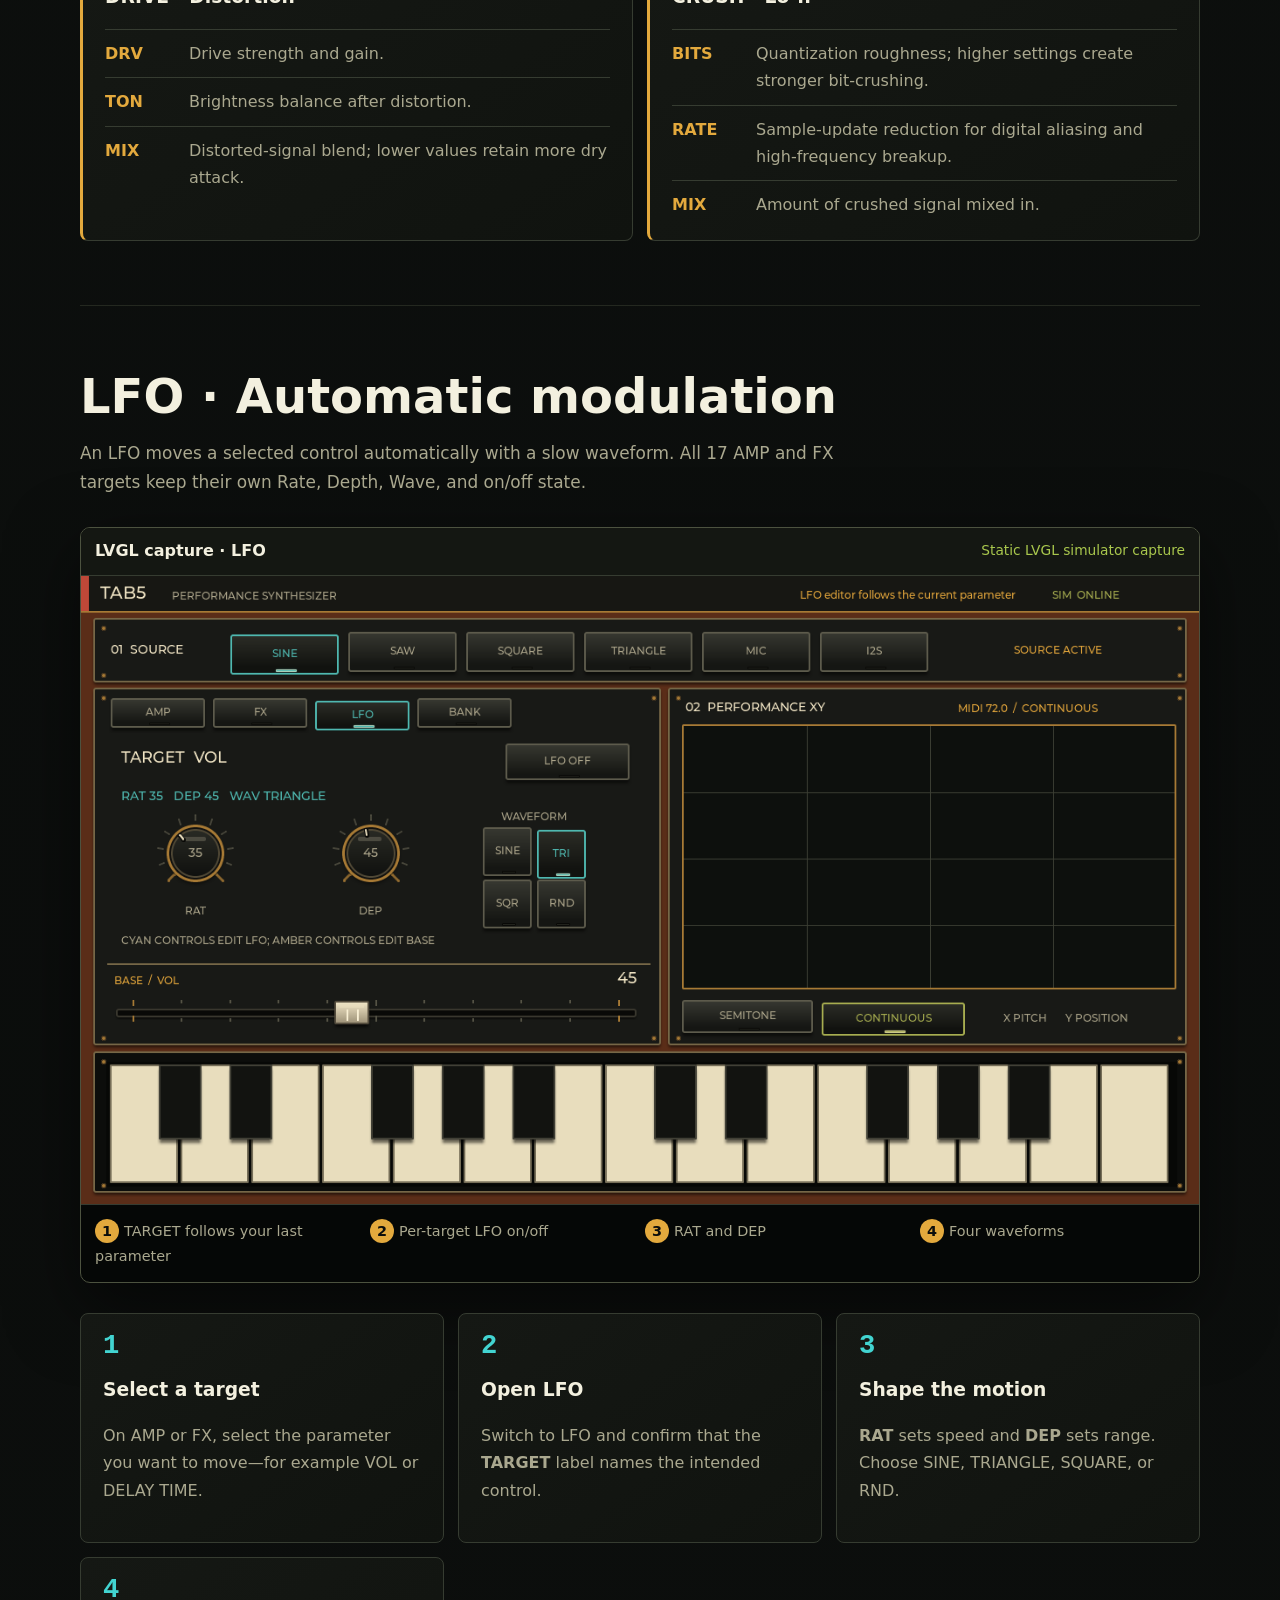
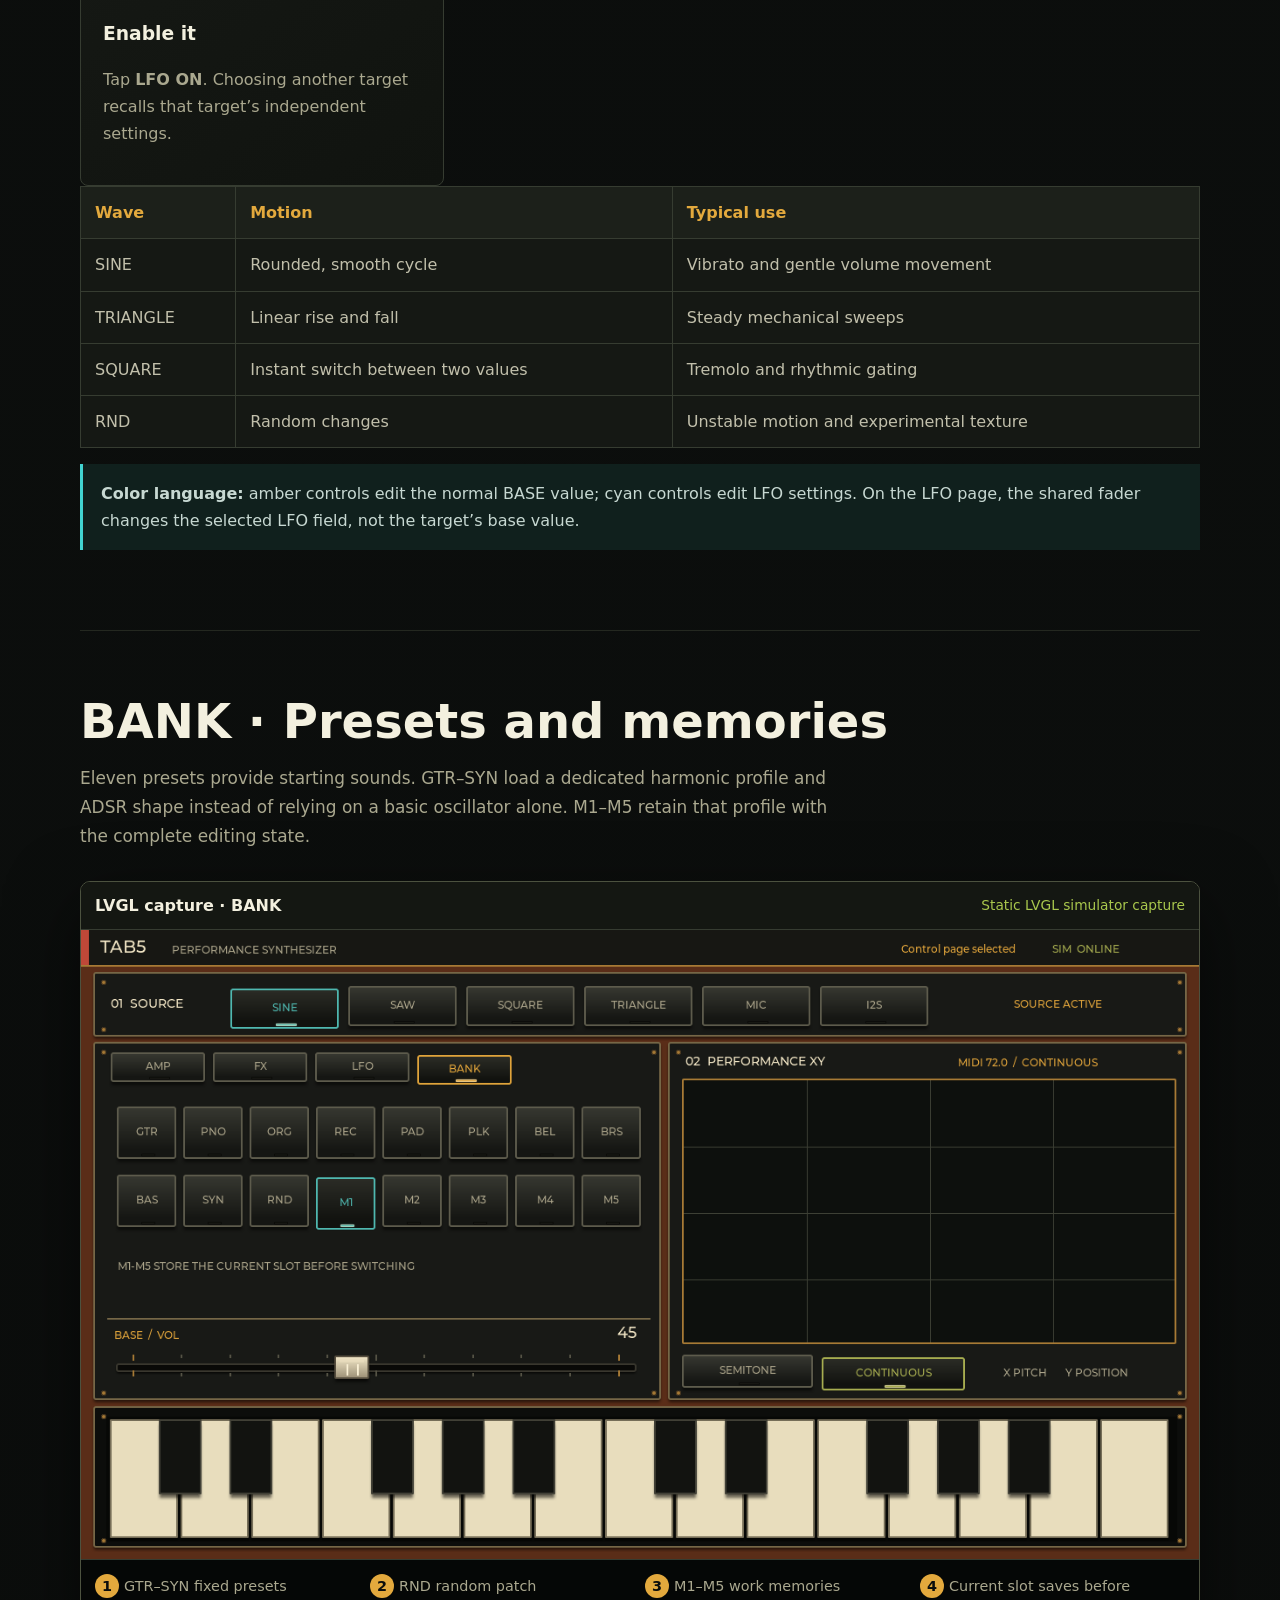
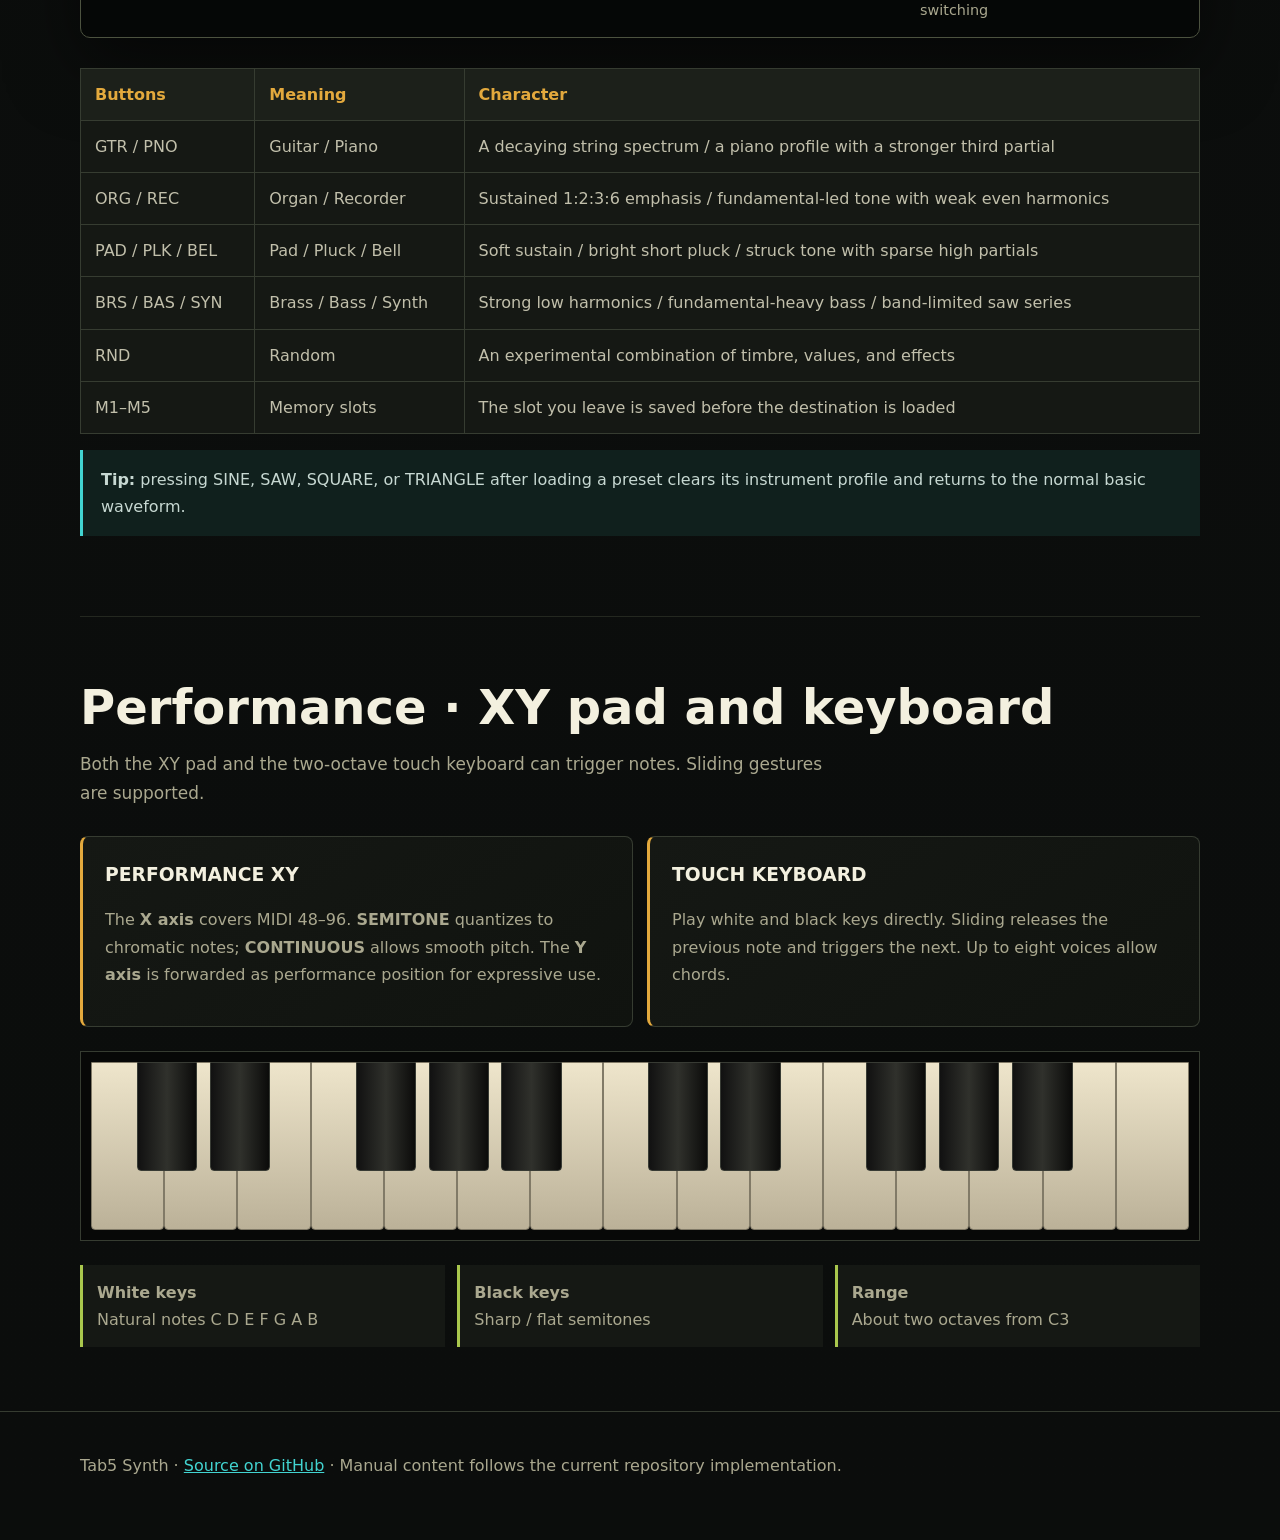
<file: docs/en/index.html>
<!doctype html>
<html lang="en">
<head>
  <meta charset="utf-8">
  <meta name="viewport" content="width=device-width, initial-scale=1">
  <meta name="description" content="English user manual for the M5Stack Tab5 Synth: sources, AMP, FX, LFO, banks, envelope, XY pad, and keyboard.">
  <title>Tab5 Synth User Manual</title>
  <link rel="stylesheet" href="../assets/manual.css?v=20260723-4">
</head>
<body>
  <header class="site-header"><nav class="nav" aria-label="Main navigation">
    <a class="brand" href="#top">TAB5 <span>SYNTH</span></a>
    <div class="nav-links"><a href="#skins">Skins</a><a href="#sources">Sources</a><a href="#amp">AMP</a><a href="#fx">FX</a><a href="#lfo">LFO</a><a href="#bank">BANK</a></div>
    <div class="languages" aria-label="Languages"><a href="../">日本語</a><a href="./" aria-current="page">English</a><a href="../zh/">中文</a></div>
  </nav></header>

  <main id="top">
    <div class="hero">
      <p class="eyebrow">M5Stack Tab5 · Performance Synthesizer</p>
      <h1>Touch it. Shape it. Play it.</h1>
      <p class="lede">Tab5 Synth combines oscillators, microphone sampling, external I2S input, an ADSR envelope, four effects, per-parameter LFOs, presets, an XY pad, and a touch keyboard in one 7-voice instrument.</p>
      <div class="hero-actions"><a class="button" href="#quickstart">Make your first sound</a><a class="button secondary" href="../simulator.html" target="_blank" rel="noopener">Open simulator on a separate page</a></div>
    </div>
    <div class="facts"><div class="fact"><strong>7 voices</strong><span>Up to seven simultaneous notes</span></div><div class="fact"><strong>6 sources</strong><span>SINE / SAW / SQUARE / TRIANGLE / MIC / I2S</span></div><div class="fact"><strong>17 targets</strong><span>An independent LFO for every AMP and FX parameter</span></div></div>

    <section id="quickstart">
      <h2>Quick start</h2>
      <p class="section-intro">The core workflow is simple: select a target, change it with the bottom fader, then play with the keyboard or XY pad.</p>
      <div class="steps">
        <article class="step"><h3>Choose a source</h3><p>Tap <b>SINE</b> or <b>SAW</b>. Saw is bright and harmonically rich, making it a strong starting point for leads and pads.</p></article>
        <article class="step"><h3>Set the level</h3><p>Open <b>AMP</b>, select <b>VOL</b>, and raise the horizontal value fader.</p></article>
        <article class="step"><h3>Shape the note</h3><p>Adjust <b>ATK / DEC / SUS / REL</b>. The envelope display follows your settings.</p></article>
        <article class="step"><h3>Play</h3><p>Touch the keyboard. On the XY pad, X controls pitch and Y provides performance position.</p></article>
      </div>
    </section>

    <section id="skins">
      <h2>Three UI skins</h2>
      <p class="section-intro">The interface has three visual skins. Changing skin affects appearance only; sound parameters, effects, LFO settings, and currently held state remain unchanged.</p>
      <div class="skin-grid">
        <article class="skin-card" data-skin="wood"><img class="skin-shot" src="../assets/screens/skin-wood.png" alt="AMP screen using the Retro Wood skin"><div class="skin-preview">RETRO WOOD</div><div class="skin-copy"><h3>Retro Wood</h3><p>The default skin, with walnut, brass, and warm cream-colored keys.</p></div></article>
        <article class="skin-card" data-skin="metal"><img class="skin-shot" src="../assets/screens/skin-metal.png" alt="AMP screen using the Metal skin"><div class="skin-preview">METAL</div><div class="skin-copy"><h3>Metal</h3><p>A studio-hardware look using brushed metal, silver edging, and dark control surfaces.</p></div></article>
        <article class="skin-card" data-skin="neon"><img class="skin-shot" src="../assets/screens/skin-neon.png" alt="AMP screen using the Neon skin"><div class="skin-preview">NEON</div><div class="skin-copy"><h3>Neon</h3><p>A neon digital look using cyan, magenta, lime accents, and a glowing grid.</p></div></article>
      </div>
      <div class="steps">
        <article class="step"><h3>Tap the upper left</h3><p>Tap <b>TAB5 / PERFORMANCE SYNTHESIZER</b> at the upper left, or tap the <b>01 SOURCE</b> title area.</p></article>
        <article class="step"><h3>Cycle the skins</h3><p>Each tap advances <b>WOOD → METAL → NEON → WOOD</b>.</p></article>
        <article class="step"><h3>Check the status</h3><p>The top status line shows <b>WOOD THEME</b>, <b>METAL THEME</b>, or <b>NEON THEME</b>.</p></article>
      </div>
      <p class="note"><b>Startup skin:</b> the current implementation starts in Retro Wood. Skin choice is not stored in M1–M5.</p>
    </section>

    <section id="sources">
      <h2>01 · Sources</h2>
      <p class="section-intro">The top row chooses what produces the raw sound. The “sing” source mentioned informally is labeled <b>SINE</b> in the UI. Four oscillator waves are joined by microphone sampling and digital I2S input.</p>
      <div class="source-grid">
        <article class="card"><h3>SINE</h3><p>Pure and rounded. Good for sub bass, flute-like tones, and soft leads.</p></article>
        <article class="card"><h3>SAW</h3><p>Bright and rich in harmonics. Good for strings, brass, bass, and bold leads.</p></article>
        <article class="card"><h3>SQUARE</h3><p>Hollow and electronic. Useful for 8-bit tones, basses, and reed-like sounds.</p></article>
        <article class="card"><h3>TRIANGLE</h3><p>Gentle, with slightly more harmonics than sine. Useful for bells and soft bass.</p></article>
        <article class="card"><h3>MIC</h3><p>Records while held and commits on release. Holds under one second are discarded; maximum length is five seconds.</p></article>
        <article class="card"><h3>I2S</h3><p>Receives an external digital audio source. The current input rate is 16 kHz.</p></article>
      </div>
      <p class="note"><b>MIC workflow:</b> hold MIC for at least one second while making a sound, then release. <b>MIC READY</b> / <b>SAMPLED / READY</b> means the sample can be played. The web simulator demonstrates the UI; actual recording and audio output require Tab5 hardware.</p>
    </section>

    <section id="amp">
      <h2>AMP · Level and envelope</h2>
      <p class="section-intro">AMP controls overall level and how the volume changes from key-down to key-up. Select a knob, then use the shared 0–100 fader at the bottom of the editor.</p>
      <figure class="sim-figure">
        <div class="sim-toolbar"><strong>LVGL capture · AMP</strong><span class="capture-status">Static LVGL simulator capture</span></div>
        <img class="sim-shot" src="../assets/screens/amp.png" alt="Tab5 Synth AMP screen">
        <figcaption class="callouts"><span class="callout"><b>1</b>AMP / FX / LFO / BANK pages</span><span class="callout"><b>2</b>VOL and ADSR knobs</span><span class="callout"><b>3</b>Envelope display</span><span class="callout"><b>4</b>Shared value fader</span></figcaption>
      </figure>
      <div class="parameter-grid">
        <article class="card"><h3>Level</h3><dl class="parameter-list"><div class="parameter"><dt>VOL</dt><dd>Final output level. Lower it when distortion or polyphonic playing causes the output to build up.</dd></div></dl></article>
        <article class="card"><h3>ADSR</h3><dl class="parameter-list">
          <div class="parameter"><dt>ATK</dt><dd>Attack: time from key-down to peak level. Low is sharp; high fades in.</dd></div>
          <div class="parameter"><dt>DEC</dt><dd>Decay: time from the peak down to the sustain level.</dd></div>
          <div class="parameter"><dt>SUS</dt><dd>Sustain: level held while the key remains down. It is a level, not a time.</dd></div>
          <div class="parameter"><dt>REL</dt><dd>Release: time from key-up until silence.</dd></div>
        </dl></article>
      </div>
      <div class="envelope" role="img" aria-label="ADSR envelope diagram"><canvas class="env-canvas" width="1000" height="180" aria-hidden="true"></canvas><span class="env-label a">A<small>press → peak</small></span><span class="env-label d">D<small>peak → hold</small></span><span class="env-label s">S<small>while held</small></span><span class="env-label r">R<small>release → quiet</small></span></div>
      <p class="note"><b>Examples:</b> for a percussive PLK sound, use a fast ATK, short DEC, and low SUS. For a PAD, increase ATK and REL for a slow entrance and long tail.</p>
    </section>

    <section id="fx">
      <h2>FX · Effects</h2>
      <p class="section-intro">An effect name button both selects the effect and toggles it on or off. Parameters remain editable while bypassed. The three central knobs always belong to the selected effect.</p>
      <figure class="sim-figure">
        <div class="sim-toolbar"><strong>LVGL capture · FX</strong><span class="capture-status">Static LVGL simulator capture</span></div>
        <img class="sim-shot" src="../assets/screens/fx.png" alt="Tab5 Synth FX screen">
        <figcaption class="callouts"><span class="callout"><b>1</b>Red lamp means enabled</span><span class="callout"><b>2</b>Selected effect</span><span class="callout"><b>3</b>Three effect parameters</span><span class="callout"><b>4</b>Signal flows left to right</span></figcaption>
      </figure>
      <div class="signal-chain"><span>DRY SOURCE</span><i>›</i><span>DELAY</span><i>›</i><span>CHORUS</span><i>›</i><span>DRIVE</span><i>›</i><span>CRUSH</span><i>›</i><span>OUTPUT</span></div>
      <div class="parameter-grid">
        <article class="card"><h3>DELAY · Echo</h3><dl class="parameter-list"><div class="parameter"><dt>TIME</dt><dd>Gap between the dry note and its echo.</dd></div><div class="parameter"><dt>FBK</dt><dd>Feedback amount. Higher values create more repeats.</dd></div><div class="parameter"><dt>MIX</dt><dd>Amount of delayed sound mixed with dry sound.</dd></div></dl></article>
        <article class="card"><h3>CHORUS · Width</h3><dl class="parameter-list"><div class="parameter"><dt>RATE</dt><dd>Speed of the chorus movement.</dd></div><div class="parameter"><dt>DEP</dt><dd>Depth of pitch/time modulation.</dd></div><div class="parameter"><dt>MIX</dt><dd>Amount of chorus mixed in.</dd></div></dl></article>
        <article class="card"><h3>DRIVE · Distortion</h3><dl class="parameter-list"><div class="parameter"><dt>DRV</dt><dd>Drive strength and gain.</dd></div><div class="parameter"><dt>TON</dt><dd>Brightness balance after distortion.</dd></div><div class="parameter"><dt>MIX</dt><dd>Distorted-signal blend; lower values retain more dry attack.</dd></div></dl></article>
        <article class="card"><h3>CRUSH · Lo-fi</h3><dl class="parameter-list"><div class="parameter"><dt>BITS</dt><dd>Quantization roughness; higher settings create stronger bit-crushing.</dd></div><div class="parameter"><dt>RATE</dt><dd>Sample-update reduction for digital aliasing and high-frequency breakup.</dd></div><div class="parameter"><dt>MIX</dt><dd>Amount of crushed signal mixed in.</dd></div></dl></article>
      </div>
    </section>

    <section id="lfo">
      <h2>LFO · Automatic modulation</h2>
      <p class="section-intro">An LFO moves a selected control automatically with a slow waveform. All 17 AMP and FX targets keep their own Rate, Depth, Wave, and on/off state.</p>
      <figure class="sim-figure">
        <div class="sim-toolbar"><strong>LVGL capture · LFO</strong><span class="capture-status">Static LVGL simulator capture</span></div>
        <img class="sim-shot" src="../assets/screens/lfo.png" alt="Tab5 Synth LFO screen">
        <figcaption class="callouts"><span class="callout"><b>1</b>TARGET follows your last parameter</span><span class="callout"><b>2</b>Per-target LFO on/off</span><span class="callout"><b>3</b>RAT and DEP</span><span class="callout"><b>4</b>Four waveforms</span></figcaption>
      </figure>
      <div class="steps">
        <article class="step"><h3>Select a target</h3><p>On AMP or FX, select the parameter you want to move—for example VOL or DELAY TIME.</p></article>
        <article class="step"><h3>Open LFO</h3><p>Switch to LFO and confirm that the <b>TARGET</b> label names the intended control.</p></article>
        <article class="step"><h3>Shape the motion</h3><p><b>RAT</b> sets speed and <b>DEP</b> sets range. Choose SINE, TRIANGLE, SQUARE, or RND.</p></article>
        <article class="step"><h3>Enable it</h3><p>Tap <b>LFO ON</b>. Choosing another target recalls that target’s independent settings.</p></article>
      </div>
      <table><thead><tr><th>Wave</th><th>Motion</th><th>Typical use</th></tr></thead><tbody>
        <tr><td>SINE</td><td>Rounded, smooth cycle</td><td>Vibrato and gentle volume movement</td></tr><tr><td>TRIANGLE</td><td>Linear rise and fall</td><td>Steady mechanical sweeps</td></tr><tr><td>SQUARE</td><td>Instant switch between two values</td><td>Tremolo and rhythmic gating</td></tr><tr><td>RND</td><td>Random changes</td><td>Unstable motion and experimental texture</td></tr>
      </tbody></table>
      <p class="note"><b>Color language:</b> amber controls edit the normal BASE value; cyan controls edit LFO settings. On the LFO page, the shared fader changes the selected LFO field, not the target’s base value.</p>
    </section>

    <section id="bank">
      <h2>BANK · Presets and memories</h2>
      <p class="section-intro">Eleven presets provide starting sounds. GTR–SYN load a dedicated harmonic profile and ADSR shape instead of relying on a basic oscillator alone. M1–M5 retain that profile with the complete editing state.</p>
      <figure class="sim-figure">
        <div class="sim-toolbar"><strong>LVGL capture · BANK</strong><span class="capture-status">Static LVGL simulator capture</span></div>
        <img class="sim-shot" src="../assets/screens/bank.png" alt="Tab5 Synth BANK screen">
        <figcaption class="callouts"><span class="callout"><b>1</b>GTR–SYN fixed presets</span><span class="callout"><b>2</b>RND random patch</span><span class="callout"><b>3</b>M1–M5 work memories</span><span class="callout"><b>4</b>Current slot saves before switching</span></figcaption>
      </figure>
      <table><thead><tr><th>Buttons</th><th>Meaning</th><th>Character</th></tr></thead><tbody>
        <tr><td>GTR / PNO</td><td>Guitar / Piano</td><td>A decaying string spectrum / a piano profile with a stronger third partial</td></tr><tr><td>ORG / REC</td><td>Organ / Recorder</td><td>Sustained 1:2:3:6 emphasis / fundamental-led tone with weak even harmonics</td></tr><tr><td>PAD / PLK / BEL</td><td>Pad / Pluck / Bell</td><td>Soft sustain / bright short pluck / struck tone with sparse high partials</td></tr><tr><td>BRS / BAS / SYN</td><td>Brass / Bass / Synth</td><td>Strong low harmonics / fundamental-heavy bass / band-limited saw series</td></tr><tr><td>RND</td><td>Random</td><td>An experimental combination of timbre, values, and effects</td></tr><tr><td>M1–M5</td><td>Memory slots</td><td>The slot you leave is saved before the destination is loaded</td></tr>
      </tbody></table>
      <p class="note"><b>Tip:</b> pressing SINE, SAW, SQUARE, or TRIANGLE after loading a preset clears its instrument profile and returns to the normal basic waveform.</p>
    </section>

    <section id="performance">
      <h2>Performance · XY pad and keyboard</h2>
      <p class="section-intro">Both the XY pad and the two-octave touch keyboard can trigger notes. Sliding gestures are supported.</p>
      <div class="parameter-grid"><article class="card"><h3>PERFORMANCE XY</h3><p>The <b>X axis</b> covers MIDI 48–96. <b>SEMITONE</b> quantizes to chromatic notes; <b>CONTINUOUS</b> allows smooth pitch. The <b>Y axis</b> is forwarded as performance position for expressive use.</p></article><article class="card"><h3>TOUCH KEYBOARD</h3><p>Play white and black keys directly. Sliding releases the previous note and triggers the next. Up to eight voices allow chords.</p></article></div>
      <div class="piano" role="img" aria-label="Two-octave piano keyboard diagram">
        <i class="white-key"></i><i class="white-key"></i><i class="white-key"></i><i class="white-key"></i><i class="white-key"></i><i class="white-key"></i><i class="white-key"></i><i class="white-key"></i><i class="white-key"></i><i class="white-key"></i><i class="white-key"></i><i class="white-key"></i><i class="white-key"></i><i class="white-key"></i><i class="white-key"></i>
        <i class="black-key" style="left:5%"></i><i class="black-key" style="left:11.5%"></i><i class="black-key" style="left:24.6%"></i><i class="black-key" style="left:31.1%"></i><i class="black-key" style="left:37.6%"></i><i class="black-key" style="left:50.7%"></i><i class="black-key" style="left:57.2%"></i><i class="black-key" style="left:70.2%"></i><i class="black-key" style="left:76.7%"></i><i class="black-key" style="left:83.3%"></i>
      </div>
      <div class="keyboard-notes"><div><b>White keys</b><br>Natural notes C D E F G A B</div><div><b>Black keys</b><br>Sharp / flat semitones</div><div><b>Range</b><br>About two octaves from C3</div></div>
    </section>

  </main>
  <footer class="footer"><div style="width:min(var(--max),calc(100% - 32px));margin:auto">Tab5 Synth · <a href="https://github.com/airpocket-soundman/Tab5_synth">Source on GitHub</a> · Manual content follows the current repository implementation.</div></footer>
  <script src="../assets/manual.js?v=20260723-4"></script>
</body>
</html>
</file>
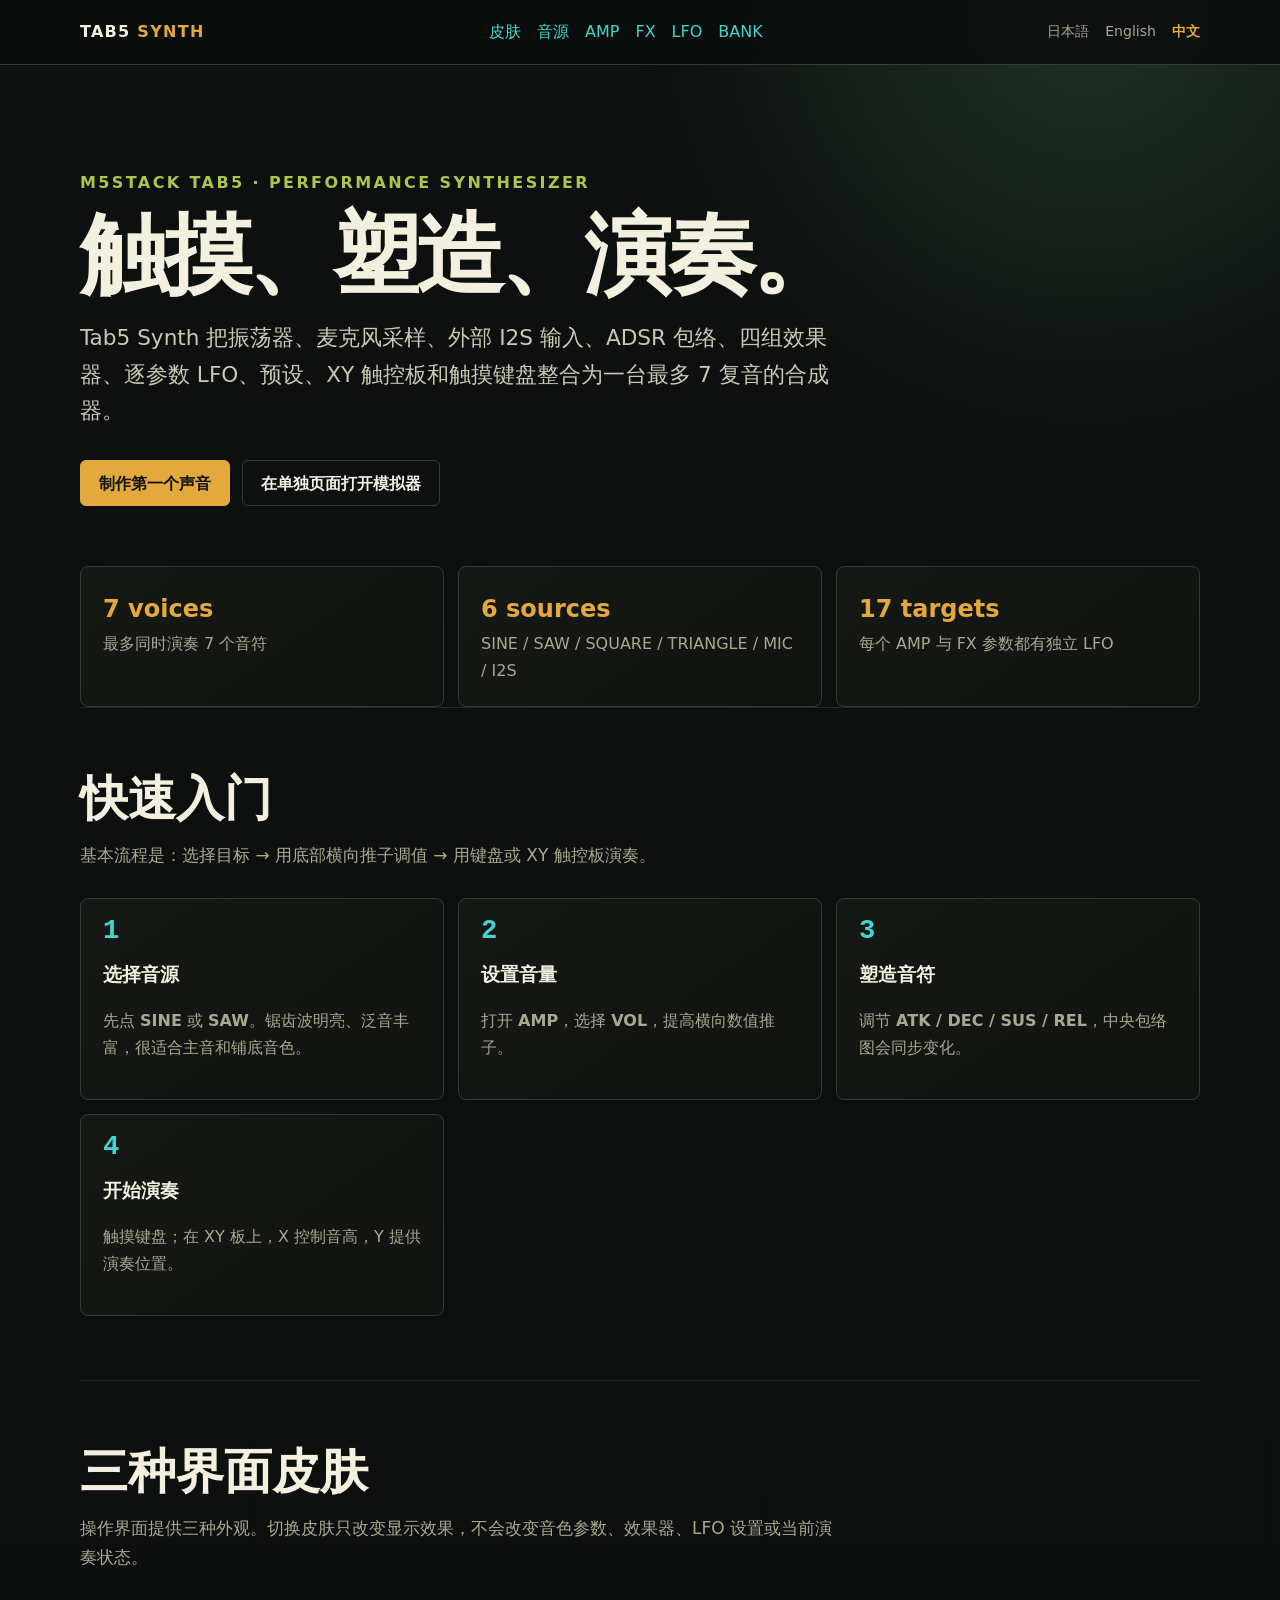
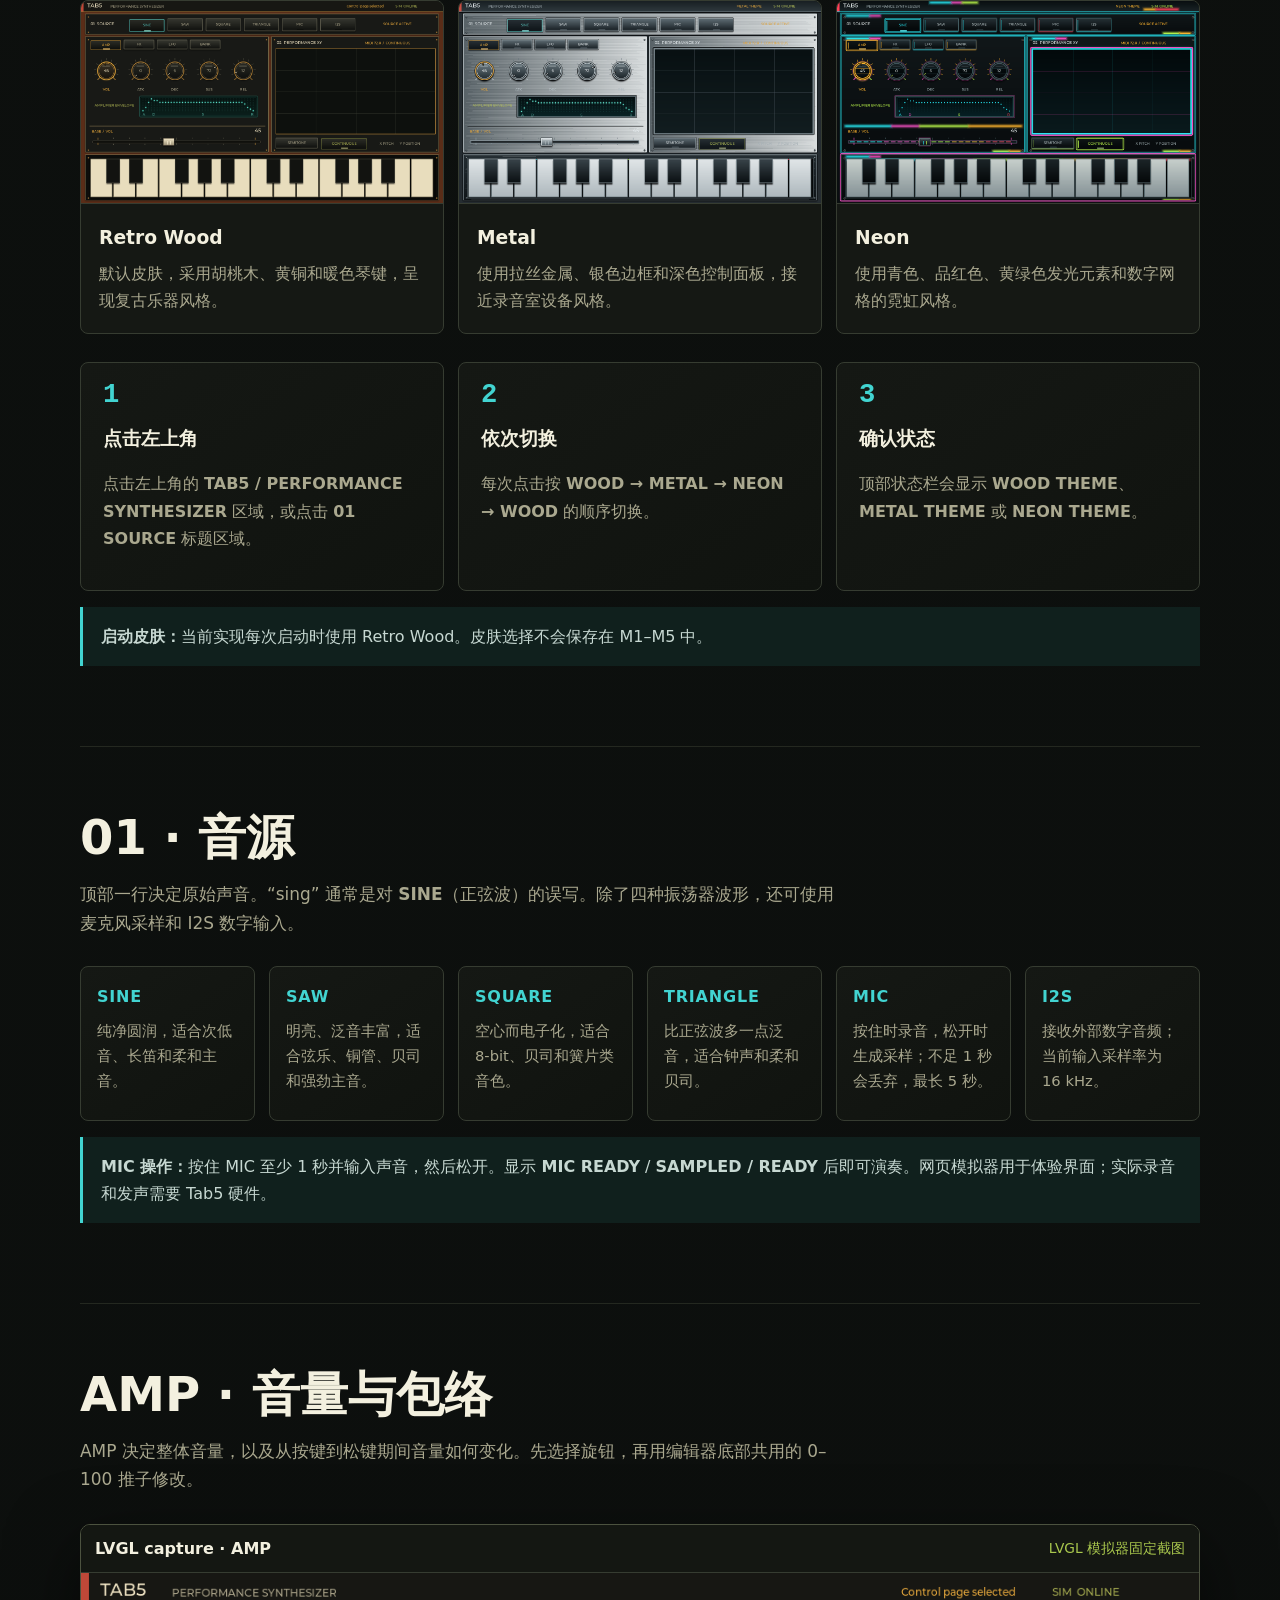
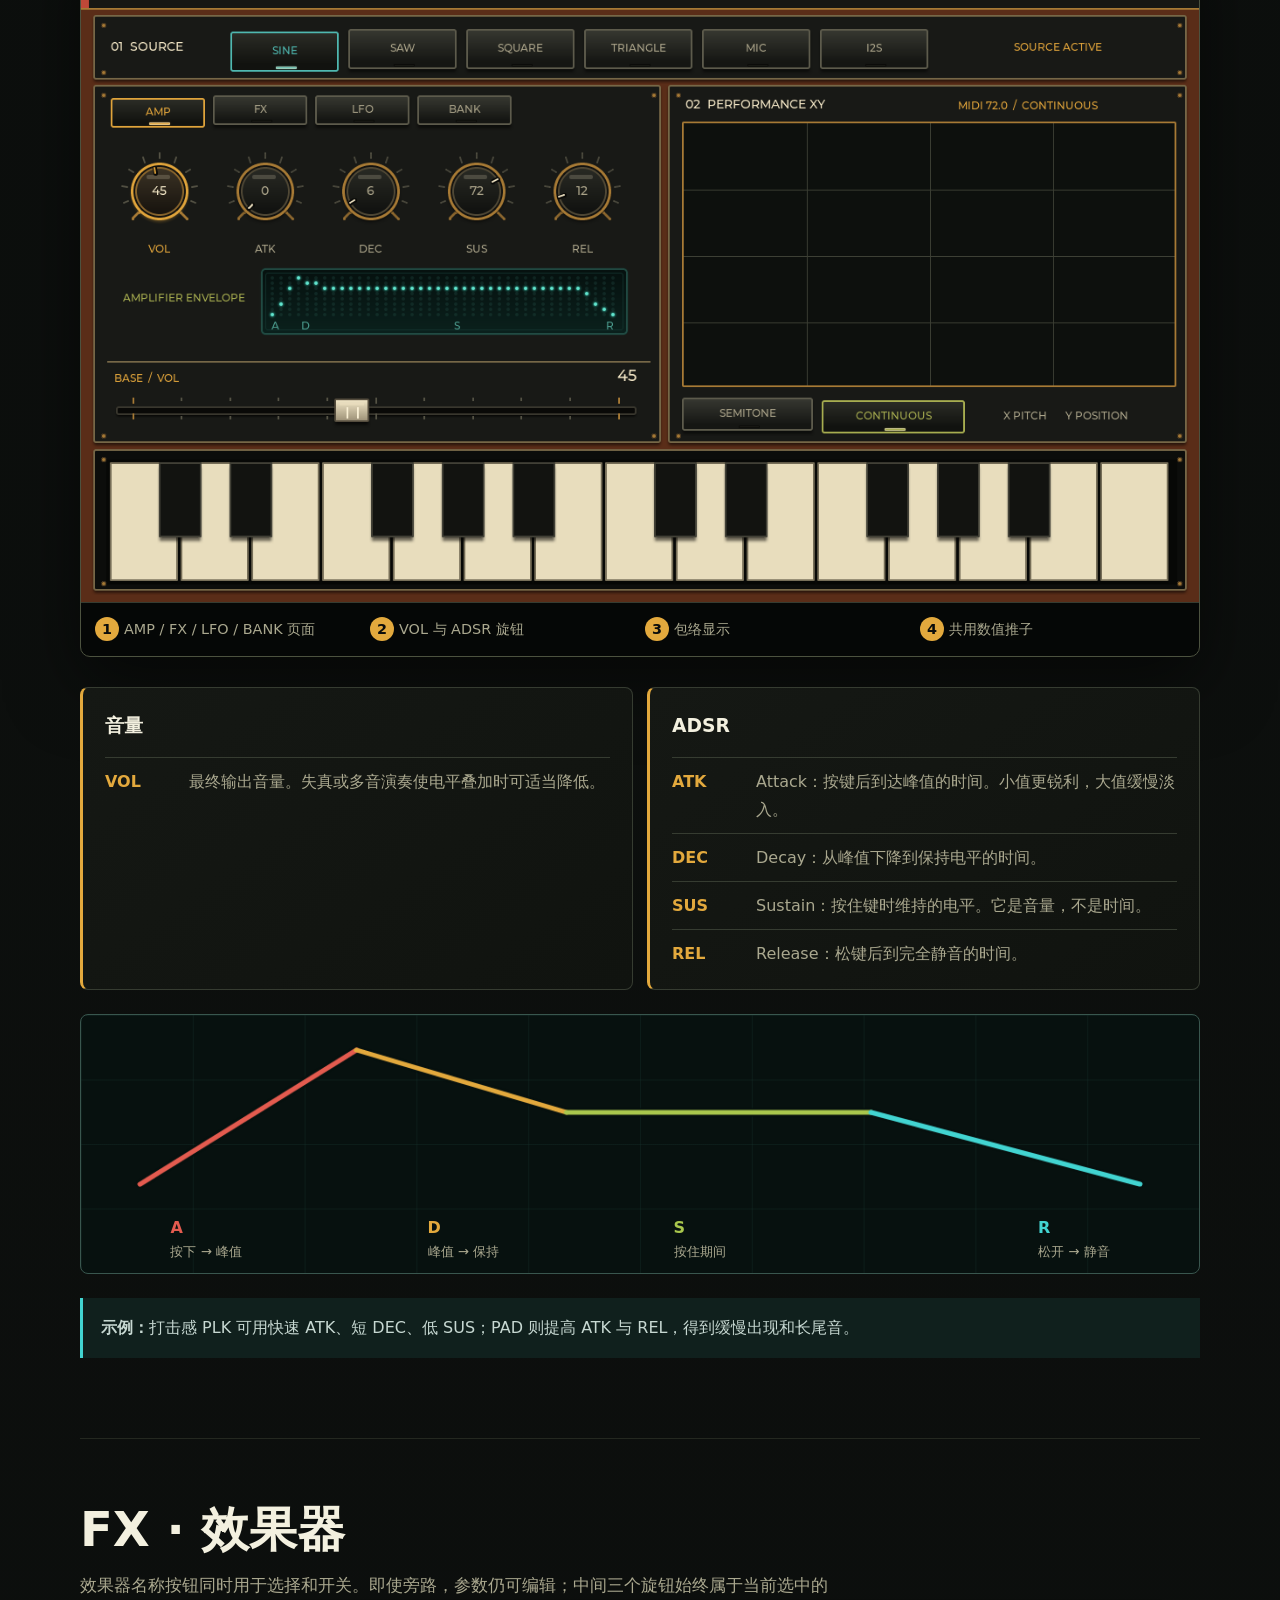
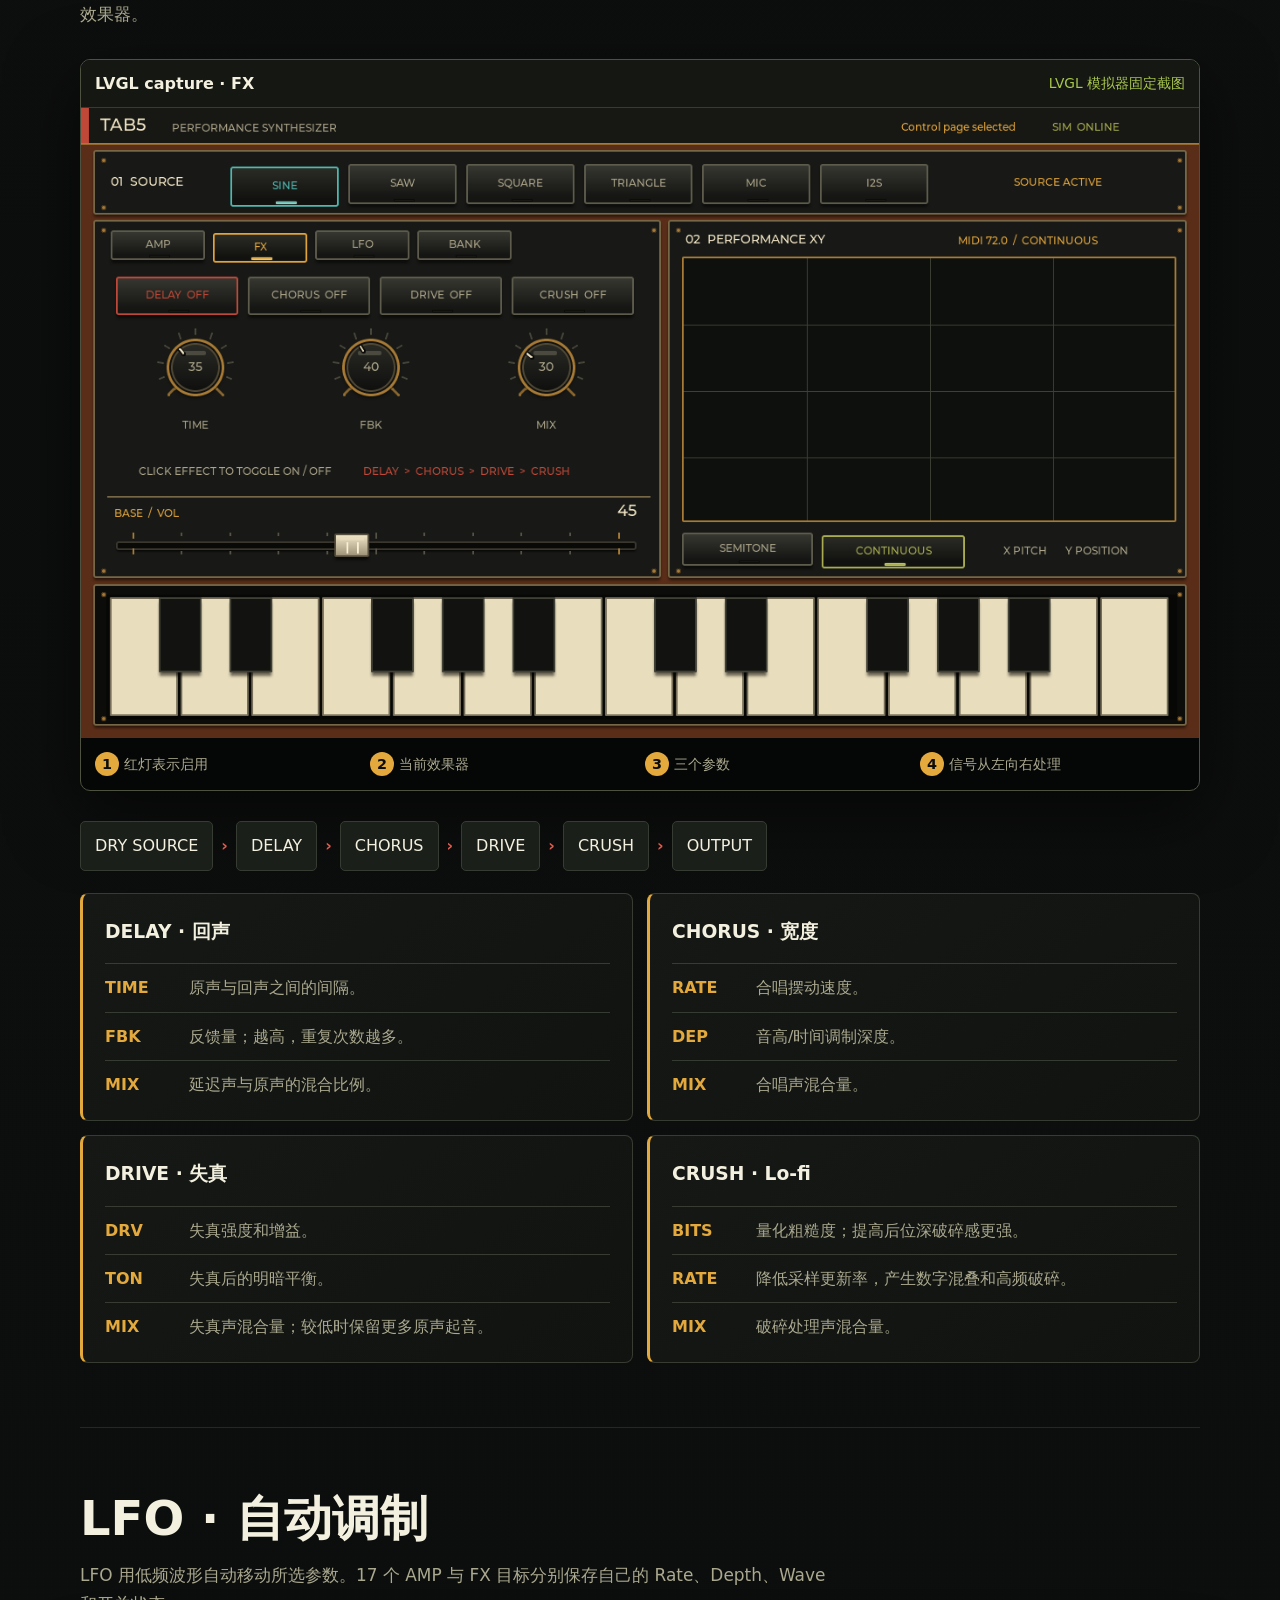
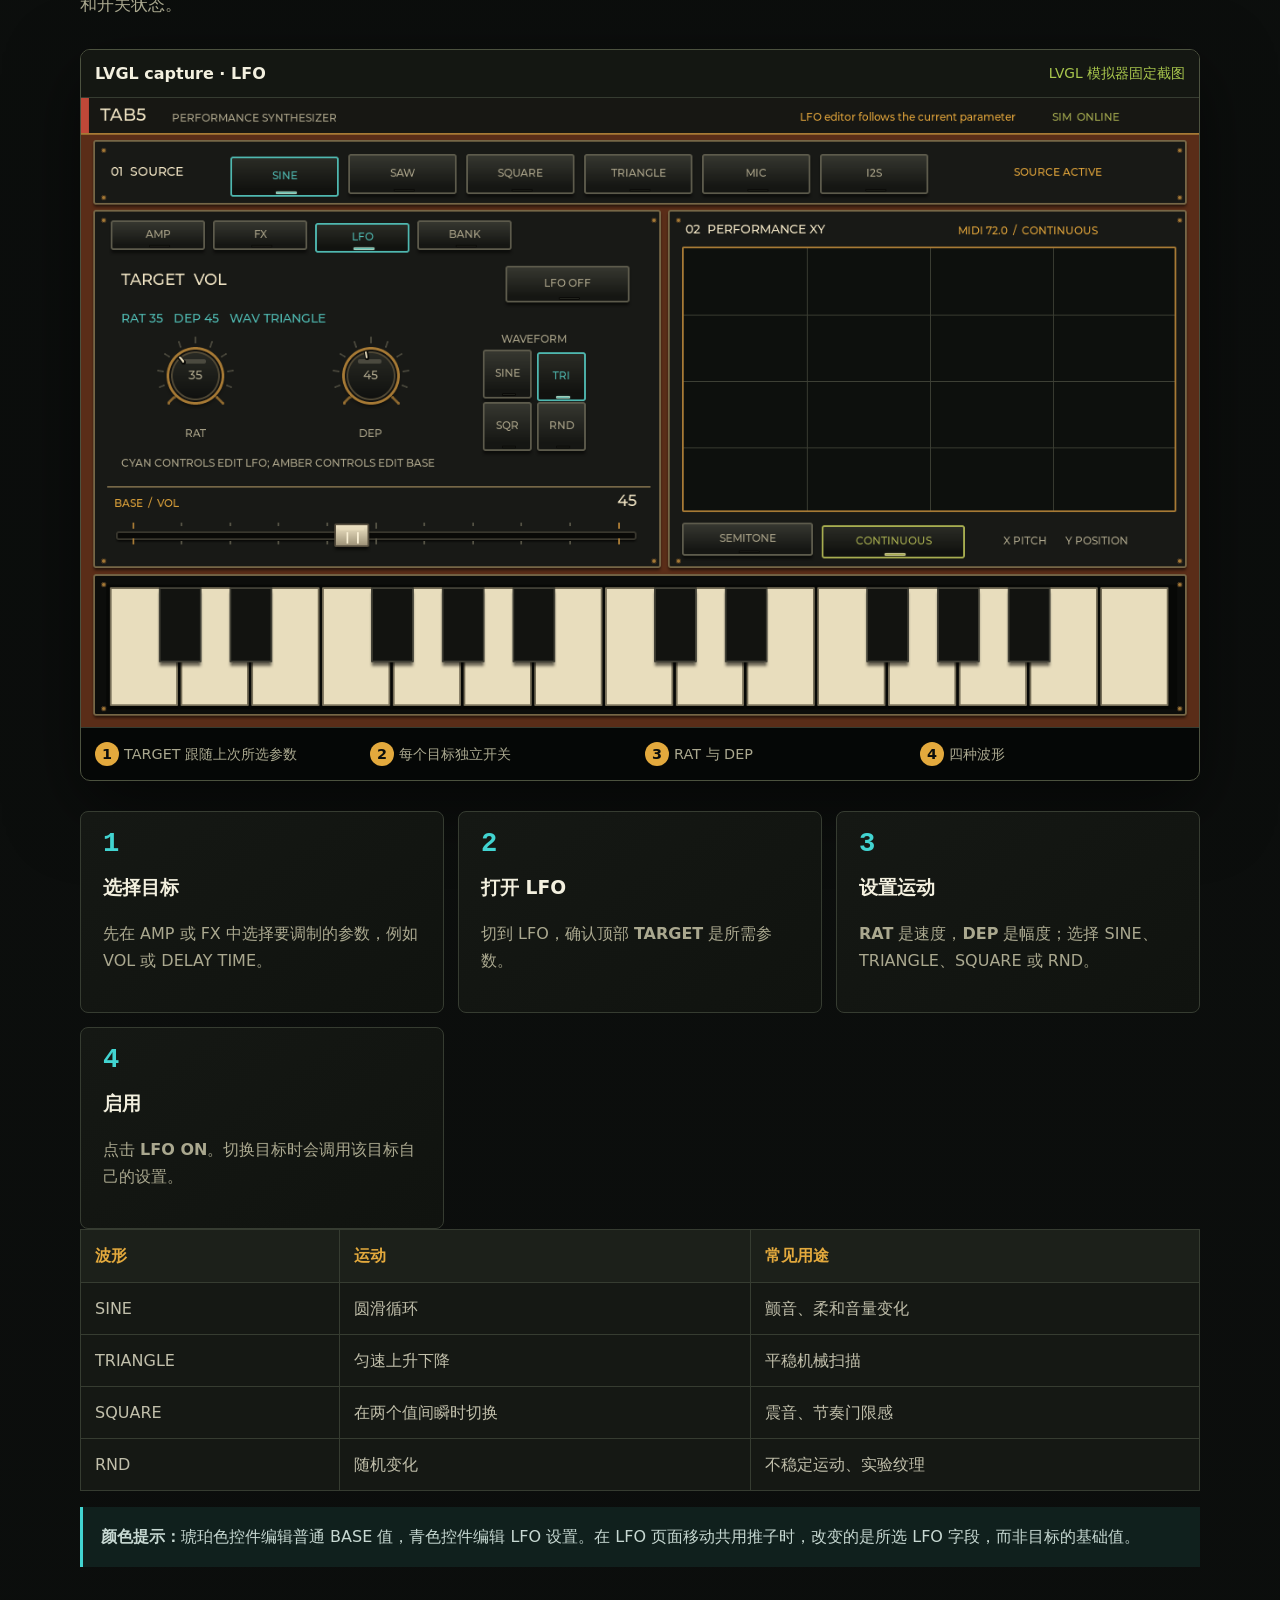
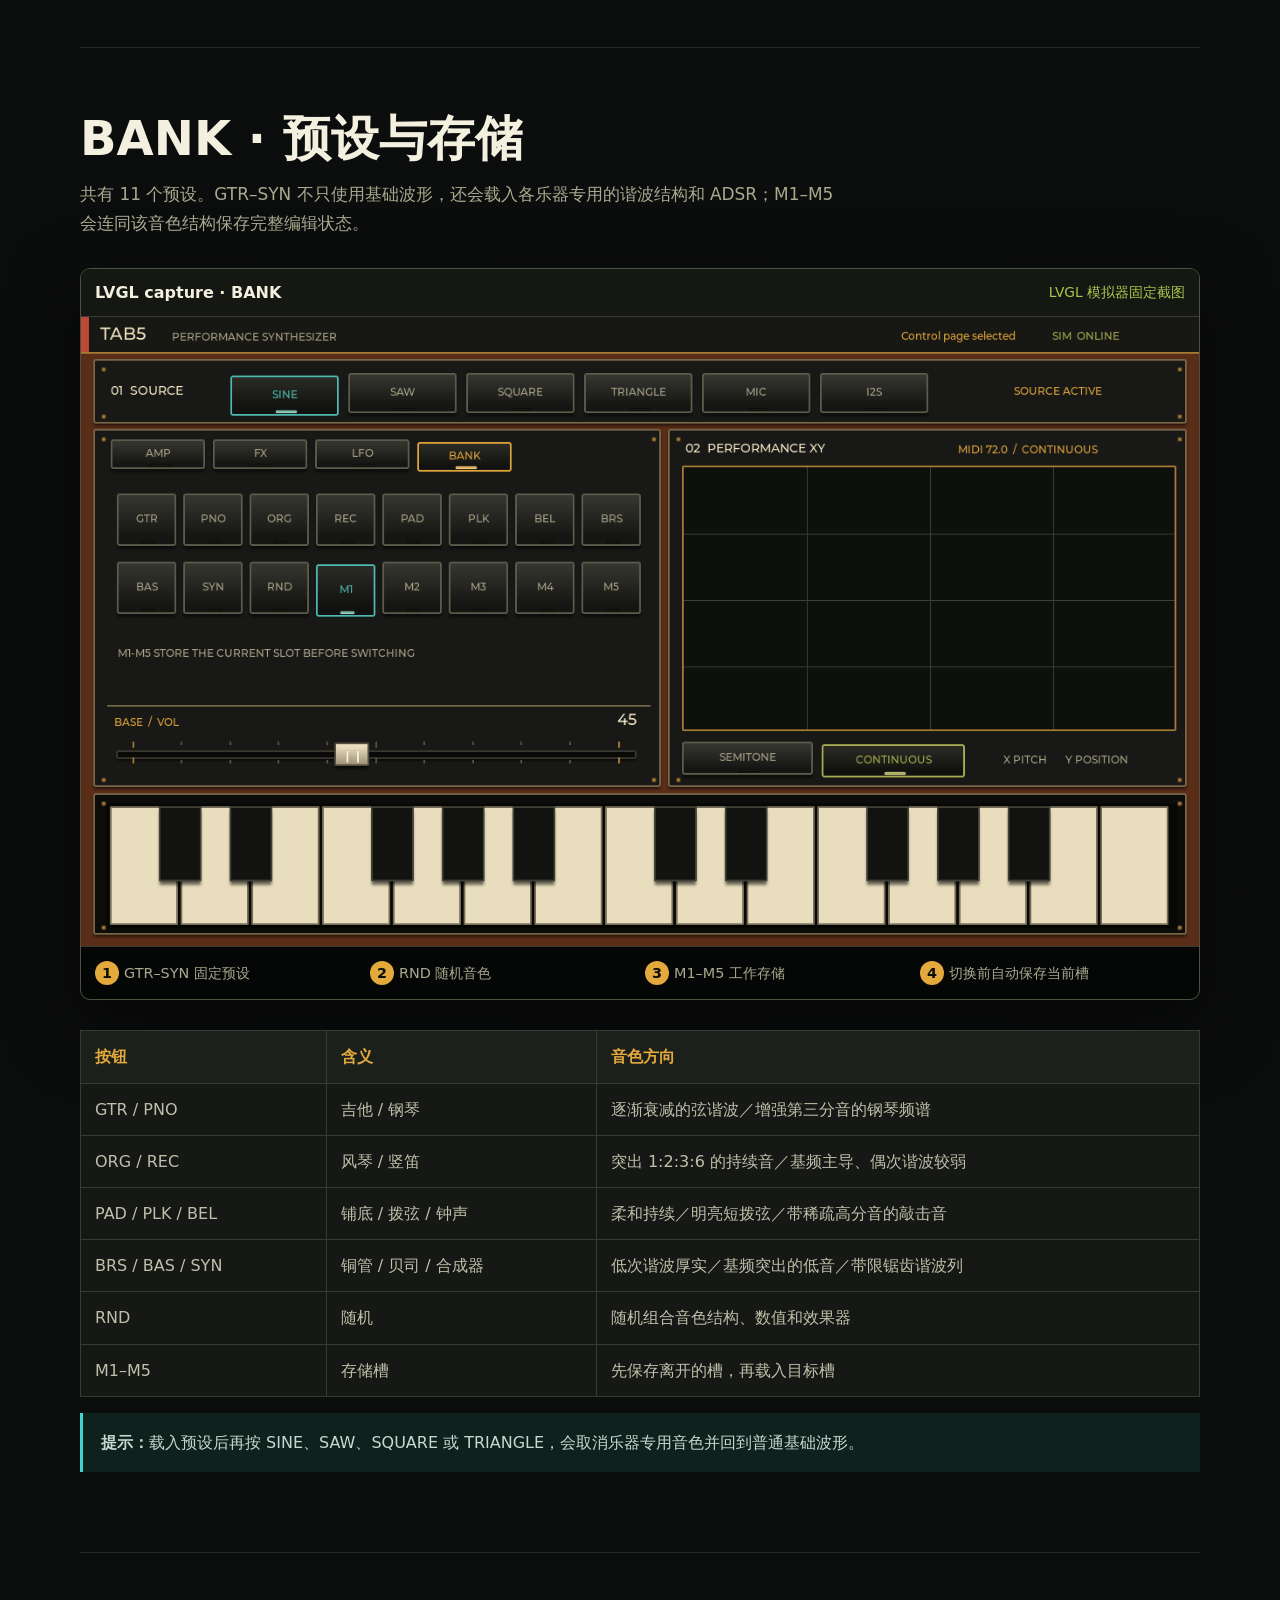
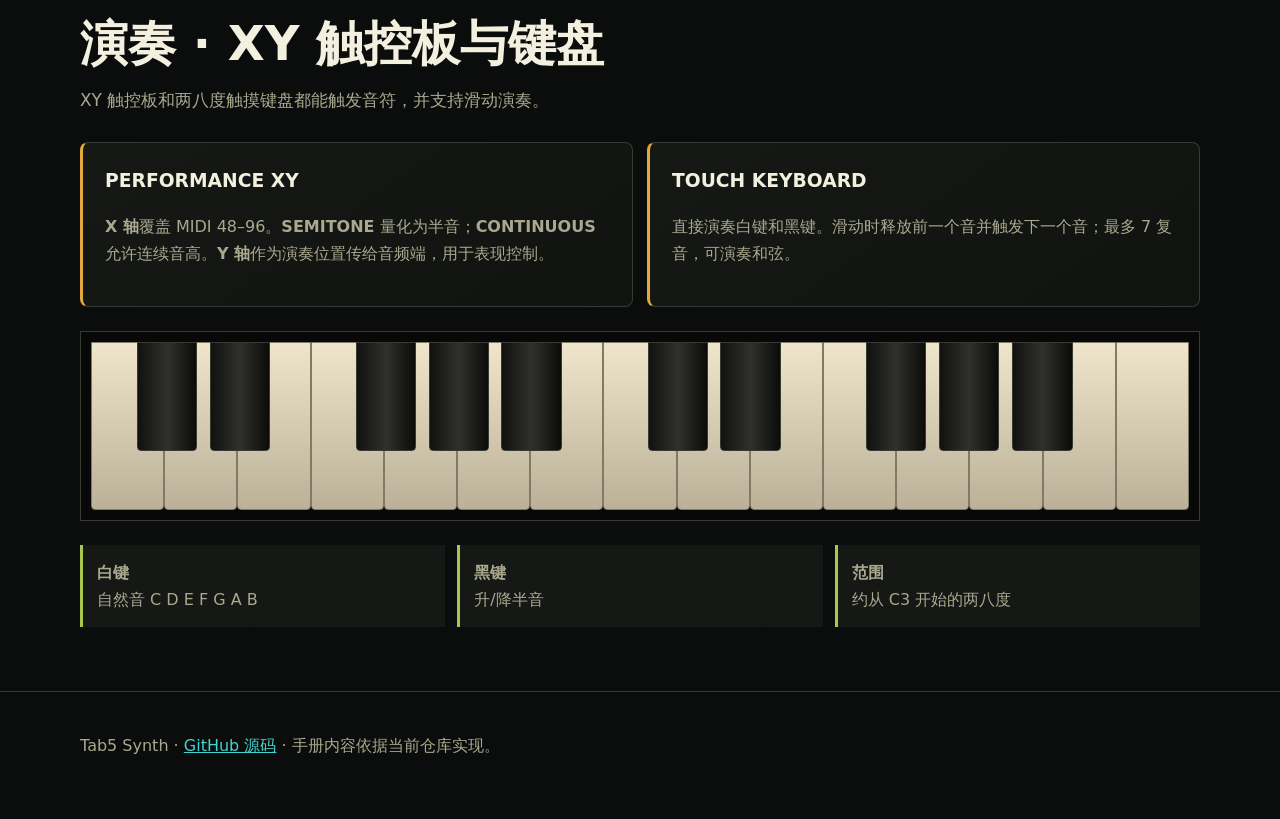
<file: docs/zh/index.html>
<!doctype html>
<html lang="zh-CN">
<head>
  <meta charset="utf-8">
  <meta name="viewport" content="width=device-width, initial-scale=1">
  <meta name="description" content="M5Stack Tab5 Synth 中文用户手册：音源、AMP、FX、LFO、音色库、包络、XY 触控板和键盘。">
  <title>Tab5 Synth 用户手册</title>
  <link rel="stylesheet" href="../assets/manual.css?v=20260723-4">
</head>
<body>
  <header class="site-header"><nav class="nav" aria-label="主导航">
    <a class="brand" href="#top">TAB5 <span>SYNTH</span></a>
    <div class="nav-links"><a href="#skins">皮肤</a><a href="#sources">音源</a><a href="#amp">AMP</a><a href="#fx">FX</a><a href="#lfo">LFO</a><a href="#bank">BANK</a></div>
    <div class="languages" aria-label="语言"><a href="../">日本語</a><a href="../en/">English</a><a href="./" aria-current="page">中文</a></div>
  </nav></header>

  <main id="top">
    <div class="hero">
      <p class="eyebrow">M5Stack Tab5 · Performance Synthesizer</p>
      <h1>触摸、塑造、演奏。</h1>
      <p class="lede">Tab5 Synth 把振荡器、麦克风采样、外部 I2S 输入、ADSR 包络、四组效果器、逐参数 LFO、预设、XY 触控板和触摸键盘整合为一台最多 7 复音的合成器。</p>
      <div class="hero-actions"><a class="button" href="#quickstart">制作第一个声音</a><a class="button secondary" href="../simulator.html" target="_blank" rel="noopener">在单独页面打开模拟器</a></div>
    </div>
    <div class="facts"><div class="fact"><strong>7 voices</strong><span>最多同时演奏 7 个音符</span></div><div class="fact"><strong>6 sources</strong><span>SINE / SAW / SQUARE / TRIANGLE / MIC / I2S</span></div><div class="fact"><strong>17 targets</strong><span>每个 AMP 与 FX 参数都有独立 LFO</span></div></div>

    <section id="quickstart">
      <h2>快速入门</h2><p class="section-intro">基本流程是：选择目标 → 用底部横向推子调值 → 用键盘或 XY 触控板演奏。</p>
      <div class="steps"><article class="step"><h3>选择音源</h3><p>先点 <b>SINE</b> 或 <b>SAW</b>。锯齿波明亮、泛音丰富，很适合主音和铺底音色。</p></article><article class="step"><h3>设置音量</h3><p>打开 <b>AMP</b>，选择 <b>VOL</b>，提高横向数值推子。</p></article><article class="step"><h3>塑造音符</h3><p>调节 <b>ATK / DEC / SUS / REL</b>，中央包络图会同步变化。</p></article><article class="step"><h3>开始演奏</h3><p>触摸键盘；在 XY 板上，X 控制音高，Y 提供演奏位置。</p></article></div>
    </section>

    <section id="skins">
      <h2>三种界面皮肤</h2>
      <p class="section-intro">操作界面提供三种外观。切换皮肤只改变显示效果，不会改变音色参数、效果器、LFO 设置或当前演奏状态。</p>
      <div class="skin-grid">
        <article class="skin-card" data-skin="wood"><img class="skin-shot" src="../assets/screens/skin-wood.png" alt="Retro Wood 皮肤的 AMP 画面"><div class="skin-preview">RETRO WOOD</div><div class="skin-copy"><h3>Retro Wood</h3><p>默认皮肤，采用胡桃木、黄铜和暖色琴键，呈现复古乐器风格。</p></div></article>
        <article class="skin-card" data-skin="metal"><img class="skin-shot" src="../assets/screens/skin-metal.png" alt="Metal 皮肤的 AMP 画面"><div class="skin-preview">METAL</div><div class="skin-copy"><h3>Metal</h3><p>使用拉丝金属、银色边框和深色控制面板，接近录音室设备风格。</p></div></article>
        <article class="skin-card" data-skin="neon"><img class="skin-shot" src="../assets/screens/skin-neon.png" alt="Neon 皮肤的 AMP 画面"><div class="skin-preview">NEON</div><div class="skin-copy"><h3>Neon</h3><p>使用青色、品红色、黄绿色发光元素和数字网格的霓虹风格。</p></div></article>
      </div>
      <div class="steps">
        <article class="step"><h3>点击左上角</h3><p>点击左上角的 <b>TAB5 / PERFORMANCE SYNTHESIZER</b> 区域，或点击 <b>01 SOURCE</b> 标题区域。</p></article>
        <article class="step"><h3>依次切换</h3><p>每次点击按 <b>WOOD → METAL → NEON → WOOD</b> 的顺序切换。</p></article>
        <article class="step"><h3>确认状态</h3><p>顶部状态栏会显示 <b>WOOD THEME</b>、<b>METAL THEME</b> 或 <b>NEON THEME</b>。</p></article>
      </div>
      <p class="note"><b>启动皮肤：</b>当前实现每次启动时使用 Retro Wood。皮肤选择不会保存在 M1–M5 中。</p>
    </section>

    <section id="sources">
      <h2>01 · 音源</h2><p class="section-intro">顶部一行决定原始声音。“sing” 通常是对 <b>SINE</b>（正弦波）的误写。除了四种振荡器波形，还可使用麦克风采样和 I2S 数字输入。</p>
      <div class="source-grid"><article class="card"><h3>SINE</h3><p>纯净圆润，适合次低音、长笛和柔和主音。</p></article><article class="card"><h3>SAW</h3><p>明亮、泛音丰富，适合弦乐、铜管、贝司和强劲主音。</p></article><article class="card"><h3>SQUARE</h3><p>空心而电子化，适合 8-bit、贝司和簧片类音色。</p></article><article class="card"><h3>TRIANGLE</h3><p>比正弦波多一点泛音，适合钟声和柔和贝司。</p></article><article class="card"><h3>MIC</h3><p>按住时录音，松开时生成采样；不足 1 秒会丢弃，最长 5 秒。</p></article><article class="card"><h3>I2S</h3><p>接收外部数字音频；当前输入采样率为 16 kHz。</p></article></div>
      <p class="note"><b>MIC 操作：</b>按住 MIC 至少 1 秒并输入声音，然后松开。显示 <b>MIC READY</b> / <b>SAMPLED / READY</b> 后即可演奏。网页模拟器用于体验界面；实际录音和发声需要 Tab5 硬件。</p>
    </section>

    <section id="amp">
      <h2>AMP · 音量与包络</h2><p class="section-intro">AMP 决定整体音量，以及从按键到松键期间音量如何变化。先选择旋钮，再用编辑器底部共用的 0–100 推子修改。</p>
      <figure class="sim-figure"><div class="sim-toolbar"><strong>LVGL capture · AMP</strong><span class="capture-status">LVGL 模拟器固定截图</span></div><img class="sim-shot" src="../assets/screens/amp.png" alt="Tab5 Synth AMP 页面"><figcaption class="callouts"><span class="callout"><b>1</b>AMP / FX / LFO / BANK 页面</span><span class="callout"><b>2</b>VOL 与 ADSR 旋钮</span><span class="callout"><b>3</b>包络显示</span><span class="callout"><b>4</b>共用数值推子</span></figcaption></figure>
      <div class="parameter-grid"><article class="card"><h3>音量</h3><dl class="parameter-list"><div class="parameter"><dt>VOL</dt><dd>最终输出音量。失真或多音演奏使电平叠加时可适当降低。</dd></div></dl></article><article class="card"><h3>ADSR</h3><dl class="parameter-list"><div class="parameter"><dt>ATK</dt><dd>Attack：按键后到达峰值的时间。小值更锐利，大值缓慢淡入。</dd></div><div class="parameter"><dt>DEC</dt><dd>Decay：从峰值下降到保持电平的时间。</dd></div><div class="parameter"><dt>SUS</dt><dd>Sustain：按住键时维持的电平。它是音量，不是时间。</dd></div><div class="parameter"><dt>REL</dt><dd>Release：松键后到完全静音的时间。</dd></div></dl></article></div>
      <div class="envelope" role="img" aria-label="ADSR 包络图"><canvas class="env-canvas" width="1000" height="180" aria-hidden="true"></canvas><span class="env-label a">A<small>按下 → 峰值</small></span><span class="env-label d">D<small>峰值 → 保持</small></span><span class="env-label s">S<small>按住期间</small></span><span class="env-label r">R<small>松开 → 静音</small></span></div>
      <p class="note"><b>示例：</b>打击感 PLK 可用快速 ATK、短 DEC、低 SUS；PAD 则提高 ATK 与 REL，得到缓慢出现和长尾音。</p>
    </section>

    <section id="fx">
      <h2>FX · 效果器</h2><p class="section-intro">效果器名称按钮同时用于选择和开关。即使旁路，参数仍可编辑；中间三个旋钮始终属于当前选中的效果器。</p>
      <figure class="sim-figure"><div class="sim-toolbar"><strong>LVGL capture · FX</strong><span class="capture-status">LVGL 模拟器固定截图</span></div><img class="sim-shot" src="../assets/screens/fx.png" alt="Tab5 Synth FX 页面"><figcaption class="callouts"><span class="callout"><b>1</b>红灯表示启用</span><span class="callout"><b>2</b>当前效果器</span><span class="callout"><b>3</b>三个参数</span><span class="callout"><b>4</b>信号从左向右处理</span></figcaption></figure>
      <div class="signal-chain"><span>DRY SOURCE</span><i>›</i><span>DELAY</span><i>›</i><span>CHORUS</span><i>›</i><span>DRIVE</span><i>›</i><span>CRUSH</span><i>›</i><span>OUTPUT</span></div>
      <div class="parameter-grid">
        <article class="card"><h3>DELAY · 回声</h3><dl class="parameter-list"><div class="parameter"><dt>TIME</dt><dd>原声与回声之间的间隔。</dd></div><div class="parameter"><dt>FBK</dt><dd>反馈量；越高，重复次数越多。</dd></div><div class="parameter"><dt>MIX</dt><dd>延迟声与原声的混合比例。</dd></div></dl></article>
        <article class="card"><h3>CHORUS · 宽度</h3><dl class="parameter-list"><div class="parameter"><dt>RATE</dt><dd>合唱摆动速度。</dd></div><div class="parameter"><dt>DEP</dt><dd>音高/时间调制深度。</dd></div><div class="parameter"><dt>MIX</dt><dd>合唱声混合量。</dd></div></dl></article>
        <article class="card"><h3>DRIVE · 失真</h3><dl class="parameter-list"><div class="parameter"><dt>DRV</dt><dd>失真强度和增益。</dd></div><div class="parameter"><dt>TON</dt><dd>失真后的明暗平衡。</dd></div><div class="parameter"><dt>MIX</dt><dd>失真声混合量；较低时保留更多原声起音。</dd></div></dl></article>
        <article class="card"><h3>CRUSH · Lo-fi</h3><dl class="parameter-list"><div class="parameter"><dt>BITS</dt><dd>量化粗糙度；提高后位深破碎感更强。</dd></div><div class="parameter"><dt>RATE</dt><dd>降低采样更新率，产生数字混叠和高频破碎。</dd></div><div class="parameter"><dt>MIX</dt><dd>破碎处理声混合量。</dd></div></dl></article>
      </div>
    </section>

    <section id="lfo">
      <h2>LFO · 自动调制</h2><p class="section-intro">LFO 用低频波形自动移动所选参数。17 个 AMP 与 FX 目标分别保存自己的 Rate、Depth、Wave 和开关状态。</p>
      <figure class="sim-figure"><div class="sim-toolbar"><strong>LVGL capture · LFO</strong><span class="capture-status">LVGL 模拟器固定截图</span></div><img class="sim-shot" src="../assets/screens/lfo.png" alt="Tab5 Synth LFO 页面"><figcaption class="callouts"><span class="callout"><b>1</b>TARGET 跟随上次所选参数</span><span class="callout"><b>2</b>每个目标独立开关</span><span class="callout"><b>3</b>RAT 与 DEP</span><span class="callout"><b>4</b>四种波形</span></figcaption></figure>
      <div class="steps"><article class="step"><h3>选择目标</h3><p>先在 AMP 或 FX 中选择要调制的参数，例如 VOL 或 DELAY TIME。</p></article><article class="step"><h3>打开 LFO</h3><p>切到 LFO，确认顶部 <b>TARGET</b> 是所需参数。</p></article><article class="step"><h3>设置运动</h3><p><b>RAT</b> 是速度，<b>DEP</b> 是幅度；选择 SINE、TRIANGLE、SQUARE 或 RND。</p></article><article class="step"><h3>启用</h3><p>点击 <b>LFO ON</b>。切换目标时会调用该目标自己的设置。</p></article></div>
      <table><thead><tr><th>波形</th><th>运动</th><th>常见用途</th></tr></thead><tbody><tr><td>SINE</td><td>圆滑循环</td><td>颤音、柔和音量变化</td></tr><tr><td>TRIANGLE</td><td>匀速上升下降</td><td>平稳机械扫描</td></tr><tr><td>SQUARE</td><td>在两个值间瞬时切换</td><td>震音、节奏门限感</td></tr><tr><td>RND</td><td>随机变化</td><td>不稳定运动、实验纹理</td></tr></tbody></table>
      <p class="note"><b>颜色提示：</b>琥珀色控件编辑普通 BASE 值，青色控件编辑 LFO 设置。在 LFO 页面移动共用推子时，改变的是所选 LFO 字段，而非目标的基础值。</p>
    </section>

    <section id="bank">
      <h2>BANK · 预设与存储</h2><p class="section-intro">共有 11 个预设。GTR–SYN 不只使用基础波形，还会载入各乐器专用的谐波结构和 ADSR；M1–M5 会连同该音色结构保存完整编辑状态。</p>
      <figure class="sim-figure"><div class="sim-toolbar"><strong>LVGL capture · BANK</strong><span class="capture-status">LVGL 模拟器固定截图</span></div><img class="sim-shot" src="../assets/screens/bank.png" alt="Tab5 Synth BANK 页面"><figcaption class="callouts"><span class="callout"><b>1</b>GTR–SYN 固定预设</span><span class="callout"><b>2</b>RND 随机音色</span><span class="callout"><b>3</b>M1–M5 工作存储</span><span class="callout"><b>4</b>切换前自动保存当前槽</span></figcaption></figure>
      <table><thead><tr><th>按钮</th><th>含义</th><th>音色方向</th></tr></thead><tbody><tr><td>GTR / PNO</td><td>吉他 / 钢琴</td><td>逐渐衰减的弦谐波／增强第三分音的钢琴频谱</td></tr><tr><td>ORG / REC</td><td>风琴 / 竖笛</td><td>突出 1:2:3:6 的持续音／基频主导、偶次谐波较弱</td></tr><tr><td>PAD / PLK / BEL</td><td>铺底 / 拨弦 / 钟声</td><td>柔和持续／明亮短拨弦／带稀疏高分音的敲击音</td></tr><tr><td>BRS / BAS / SYN</td><td>铜管 / 贝司 / 合成器</td><td>低次谐波厚实／基频突出的低音／带限锯齿谐波列</td></tr><tr><td>RND</td><td>随机</td><td>随机组合音色结构、数值和效果器</td></tr><tr><td>M1–M5</td><td>存储槽</td><td>先保存离开的槽，再载入目标槽</td></tr></tbody></table>
      <p class="note"><b>提示：</b>载入预设后再按 SINE、SAW、SQUARE 或 TRIANGLE，会取消乐器专用音色并回到普通基础波形。</p>
    </section>

    <section id="performance">
      <h2>演奏 · XY 触控板与键盘</h2><p class="section-intro">XY 触控板和两八度触摸键盘都能触发音符，并支持滑动演奏。</p>
      <div class="parameter-grid"><article class="card"><h3>PERFORMANCE XY</h3><p><b>X 轴</b>覆盖 MIDI 48–96。<b>SEMITONE</b> 量化为半音；<b>CONTINUOUS</b> 允许连续音高。<b>Y 轴</b>作为演奏位置传给音频端，用于表现控制。</p></article><article class="card"><h3>TOUCH KEYBOARD</h3><p>直接演奏白键和黑键。滑动时释放前一个音并触发下一个音；最多 7 复音，可演奏和弦。</p></article></div>
      <div class="piano" role="img" aria-label="两八度钢琴键盘图"><i class="white-key"></i><i class="white-key"></i><i class="white-key"></i><i class="white-key"></i><i class="white-key"></i><i class="white-key"></i><i class="white-key"></i><i class="white-key"></i><i class="white-key"></i><i class="white-key"></i><i class="white-key"></i><i class="white-key"></i><i class="white-key"></i><i class="white-key"></i><i class="white-key"></i><i class="black-key" style="left:5%"></i><i class="black-key" style="left:11.5%"></i><i class="black-key" style="left:24.6%"></i><i class="black-key" style="left:31.1%"></i><i class="black-key" style="left:37.6%"></i><i class="black-key" style="left:50.7%"></i><i class="black-key" style="left:57.2%"></i><i class="black-key" style="left:70.2%"></i><i class="black-key" style="left:76.7%"></i><i class="black-key" style="left:83.3%"></i></div>
      <div class="keyboard-notes"><div><b>白键</b><br>自然音 C D E F G A B</div><div><b>黑键</b><br>升/降半音</div><div><b>范围</b><br>约从 C3 开始的两八度</div></div>
    </section>

  </main>
  <footer class="footer"><div style="width:min(var(--max),calc(100% - 32px));margin:auto">Tab5 Synth · <a href="https://github.com/airpocket-soundman/Tab5_synth">GitHub 源码</a> · 手册内容依据当前仓库实现。</div></footer>
  <script src="../assets/manual.js?v=20260723-4"></script>
</body>
</html>
</file>
<file: docs/assets/manual.css>
:root {
  --ink: #f3f0df;
  --muted: #aaa88f;
  --bg: #0b0d0c;
  --panel: #151814;
  --panel-2: #1b1f19;
  --line: #363c31;
  --amber: #e3a93d;
  --cyan: #42d4d1;
  --lime: #a9c74d;
  --red: #e35b4f;
  --max: 1120px;
}

* { box-sizing: border-box; }
html { scroll-behavior: smooth; }
body {
  margin: 0;
  color: var(--ink);
  background:
    radial-gradient(circle at 85% 0%, #213128 0, transparent 28rem),
    linear-gradient(180deg, #0d100e, var(--bg));
  font-family: Inter, "Noto Sans JP", "Noto Sans SC", system-ui, sans-serif;
  line-height: 1.7;
}
a { color: var(--cyan); }
code { color: #f2c66d; }
img { max-width: 100%; }

.site-header {
  position: sticky;
  z-index: 20;
  top: 0;
  border-bottom: 1px solid var(--line);
  background: rgb(11 13 12 / 88%);
  backdrop-filter: blur(14px);
}
.nav {
  display: flex;
  align-items: center;
  justify-content: space-between;
  width: min(var(--max), calc(100% - 32px));
  min-height: 64px;
  margin: auto;
  gap: 20px;
}
.brand { color: var(--ink); font-weight: 800; letter-spacing: .08em; text-decoration: none; }
.brand span { color: var(--amber); }
.nav-links, .languages { display: flex; align-items: center; gap: 16px; }
.nav a { text-decoration: none; }
.languages a { color: var(--muted); font-size: .88rem; }
.languages a[aria-current="page"] { color: var(--amber); font-weight: 700; }

main { width: min(var(--max), calc(100% - 32px)); margin: auto; }
.hero { padding: 88px 0 60px; }
.eyebrow { color: var(--lime); font-weight: 800; letter-spacing: .15em; text-transform: uppercase; }
h1 { max-width: 850px; margin: 12px 0 18px; font-size: clamp(2.5rem, 7vw, 5.5rem); line-height: .98; letter-spacing: -.045em; }
.lede { max-width: 760px; color: #cbc8b3; font-size: clamp(1.08rem, 2vw, 1.35rem); }
.hero-actions { display: flex; flex-wrap: wrap; gap: 12px; margin-top: 30px; }
.button {
  display: inline-flex;
  min-height: 46px;
  align-items: center;
  justify-content: center;
  padding: 0 18px;
  border: 1px solid var(--amber);
  border-radius: 6px;
  color: #11140f;
  background: var(--amber);
  font-weight: 800;
  text-decoration: none;
}
.button.secondary { color: var(--ink); background: transparent; border-color: var(--line); }

.facts, .source-grid, .parameter-grid, .steps {
  display: grid;
  grid-template-columns: repeat(3, 1fr);
  gap: 14px;
}
.fact, .card, .step {
  padding: 22px;
  border: 1px solid var(--line);
  border-radius: 8px;
  background: linear-gradient(145deg, var(--panel), #10130f);
}
.fact strong { display: block; color: var(--amber); font-size: 1.5rem; }
.fact span, .card p, .step p { color: var(--muted); }

section { padding: 64px 0; border-top: 1px solid #242820; }
h2 { margin: 0 0 16px; font-size: clamp(1.9rem, 4vw, 3rem); line-height: 1.1; }
h3 { margin: 0 0 8px; }
.section-intro { max-width: 760px; margin: 0 0 28px; color: var(--muted); font-size: 1.06rem; }
.source-grid { grid-template-columns: repeat(6, 1fr); }
.source-grid .card { min-height: 155px; padding: 16px; }
.source-grid h3 { color: var(--cyan); font-size: 1rem; letter-spacing: .05em; }
.source-grid p { margin: 6px 0 0; font-size: .92rem; }

.skin-grid {
  display: grid;
  grid-template-columns: repeat(3, 1fr);
  gap: 14px;
  margin: 28px 0;
}
.skin-card {
  overflow: hidden;
  border: 1px solid var(--line);
  border-radius: 8px;
  background: var(--panel);
}
.skin-preview {
  display: grid;
  place-items: center;
  min-height: 130px;
  border-bottom: 1px solid var(--line);
  font-weight: 900;
  letter-spacing: .16em;
}
.skin-shot {
  display: block;
  width: 100%;
  aspect-ratio: 16 / 9;
  object-fit: cover;
  border-bottom: 1px solid var(--line);
  background: #050706;
}
.skin-shot[src] + .skin-preview { display: none; }
.skin-card[data-skin="wood"] .skin-preview {
  color: #f0dca4;
  background:
    repeating-linear-gradient(92deg, #ffffff08 0 1px, transparent 1px 18px),
    linear-gradient(135deg, #24130d, #6b351b 55%, #28150e);
  box-shadow: inset 0 0 0 3px #b48236;
}
.skin-card[data-skin="metal"] .skin-preview {
  color: #e8eef0;
  background:
    repeating-linear-gradient(0deg, #ffffff12 0 1px, transparent 1px 3px),
    linear-gradient(135deg, #202b30, #77858c 52%, #273238);
  box-shadow: inset 0 0 0 3px #aab5ba;
}
.skin-card[data-skin="neon"] .skin-preview {
  color: #65f5ed;
  background:
    linear-gradient(90deg, #21d9d833 1px, transparent 1px),
    linear-gradient(#d94fc533 1px, transparent 1px),
    radial-gradient(circle at 70% 35%, #d94fc555, transparent 24%),
    #04090b;
  background-size: 26px 26px, 26px 26px, auto, auto;
  box-shadow: inset 0 0 0 3px #24d7d4, inset 0 0 28px #d94fc555;
}
.skin-copy { padding: 18px; }
.skin-copy h3 { margin-bottom: 6px; }
.skin-copy p { margin: 0; color: var(--muted); }

.sim-figure {
  margin: 30px 0;
  overflow: hidden;
  border: 1px solid #4c523f;
  border-radius: 10px;
  background: #050706;
  box-shadow: 0 24px 70px #0008;
}
.sim-toolbar {
  display: flex;
  align-items: center;
  justify-content: space-between;
  min-height: 48px;
  padding: 8px 14px;
  color: var(--muted);
  background: #141712;
  border-bottom: 1px solid var(--line);
}
.sim-toolbar strong { color: var(--ink); }
.capture-status { color: var(--lime); font-size: .86rem; }
.sim-shot {
  display: block;
  width: 100%;
  aspect-ratio: 16 / 9;
  object-fit: contain;
  background: #0a0c0a;
}
.callouts {
  display: grid;
  grid-template-columns: repeat(4, 1fr);
  gap: 10px;
  padding: 14px;
  border-top: 1px solid var(--line);
}
.callout { color: var(--muted); font-size: .9rem; }
.callout b {
  display: inline-grid;
  place-items: center;
  width: 24px;
  height: 24px;
  margin-right: 5px;
  border-radius: 50%;
  color: #0b0d0c;
  background: var(--amber);
}

.parameter-grid { grid-template-columns: repeat(2, 1fr); }
.parameter-grid .card { border-left: 3px solid var(--amber); }
.parameter-list { display: grid; gap: 10px; margin: 16px 0 0; }
.parameter {
  display: grid;
  grid-template-columns: 72px 1fr;
  gap: 12px;
  padding-top: 10px;
  border-top: 1px solid var(--line);
}
.parameter dt { color: var(--amber); font-weight: 800; }
.parameter dd { margin: 0; color: var(--muted); }

.envelope {
  position: relative;
  height: 260px;
  margin: 24px 0;
  overflow: hidden;
  border: 1px solid #39564e;
  border-radius: 8px;
  background:
    linear-gradient(#17342e55 1px, transparent 1px),
    linear-gradient(90deg, #17342e55 1px, transparent 1px),
    #07110f;
  background-size: 10% 25%;
}
.env-canvas {
  position: absolute;
  top: 18px;
  left: 3%;
  width: 94%;
  height: 170px;
}
.env-label { position: absolute; bottom: 10px; font-weight: 800; }
.env-label small { display: block; color: var(--muted); font-weight: 400; }
.env-label.a { left: 8%; color: var(--red); }
.env-label.d { left: 31%; color: var(--amber); }
.env-label.s { left: 53%; color: var(--lime); }
.env-label.r { right: 8%; color: var(--cyan); }

.signal-chain { display: flex; flex-wrap: wrap; align-items: center; gap: 8px; margin: 22px 0; }
.signal-chain span { padding: 10px 14px; border: 1px solid var(--line); border-radius: 5px; background: var(--panel-2); }
.signal-chain i { color: var(--red); font-style: normal; font-weight: 900; }

.steps { counter-reset: step; }
.step { position: relative; padding-top: 60px; }
.step::before {
  counter-increment: step;
  content: counter(step);
  position: absolute;
  top: 18px;
  left: 22px;
  color: var(--cyan);
  font: 800 1.7rem/1 monospace;
}

.piano {
  position: relative;
  display: flex;
  height: 190px;
  margin: 24px 0;
  padding: 10px;
  border: 1px solid var(--line);
  background: #070807;
}
.white-key { flex: 1; border: 1px solid #817a67; border-radius: 0 0 4px 4px; background: linear-gradient(#eee5cb, #bbb198); }
.black-key {
  position: absolute;
  z-index: 2;
  top: 10px;
  width: 5.4%;
  height: 58%;
  border: 1px solid #383b34;
  border-radius: 0 0 4px 4px;
  background: linear-gradient(90deg, #111, #30312c, #0b0b0a);
}
.keyboard-notes { display: grid; grid-template-columns: repeat(3, 1fr); gap: 12px; }
.keyboard-notes div { padding: 14px; border-left: 3px solid var(--lime); background: var(--panel); color: var(--muted); }

table { width: 100%; border-collapse: collapse; background: var(--panel); }
th, td { padding: 12px 14px; border: 1px solid var(--line); text-align: left; vertical-align: top; }
th { color: var(--amber); background: #1c201a; }
td { color: #c1bfab; }
.note { padding: 16px 18px; border-left: 3px solid var(--cyan); background: #10201d; color: #c7d8d2; }

.footer { padding: 40px 0 60px; color: var(--muted); border-top: 1px solid var(--line); }

@media (max-width: 900px) {
  .nav-links { display: none; }
  .facts, .source-grid, .skin-grid { grid-template-columns: repeat(2, 1fr); }
  .callouts, .steps { grid-template-columns: repeat(2, 1fr); }
}
@media (max-width: 640px) {
  .hero { padding-top: 58px; }
  .facts, .source-grid, .skin-grid, .parameter-grid, .steps, .keyboard-notes, .callouts { grid-template-columns: 1fr; }
  .languages { gap: 9px; }
  .parameter { grid-template-columns: 60px 1fr; }
  .piano { height: 130px; }
  table { font-size: .88rem; }
}

@media print {
  .site-header, .hero-actions { display: none; }
  body { color: #111; background: white; }
  main { width: 100%; }
  section { break-inside: avoid; }
  .card, .fact, .step { color: #111; background: white; box-shadow: none; }
}
</file>
